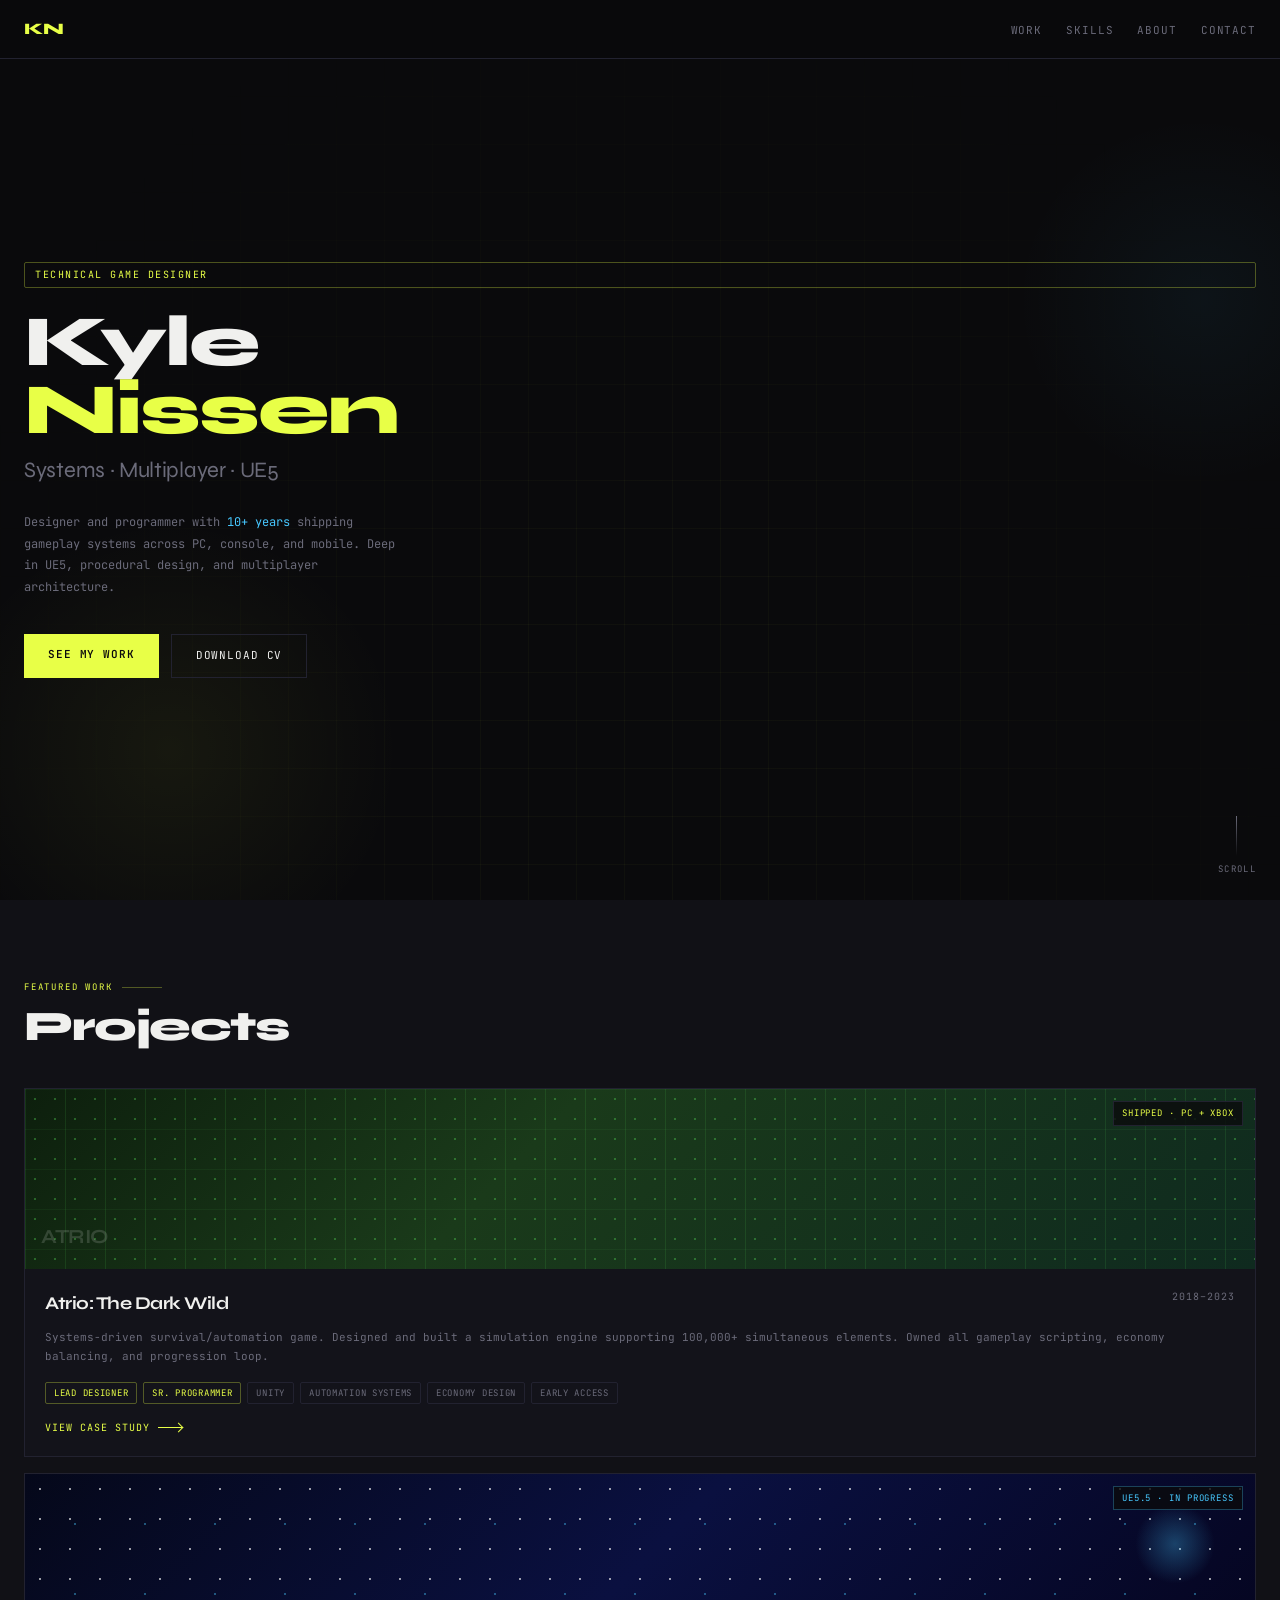
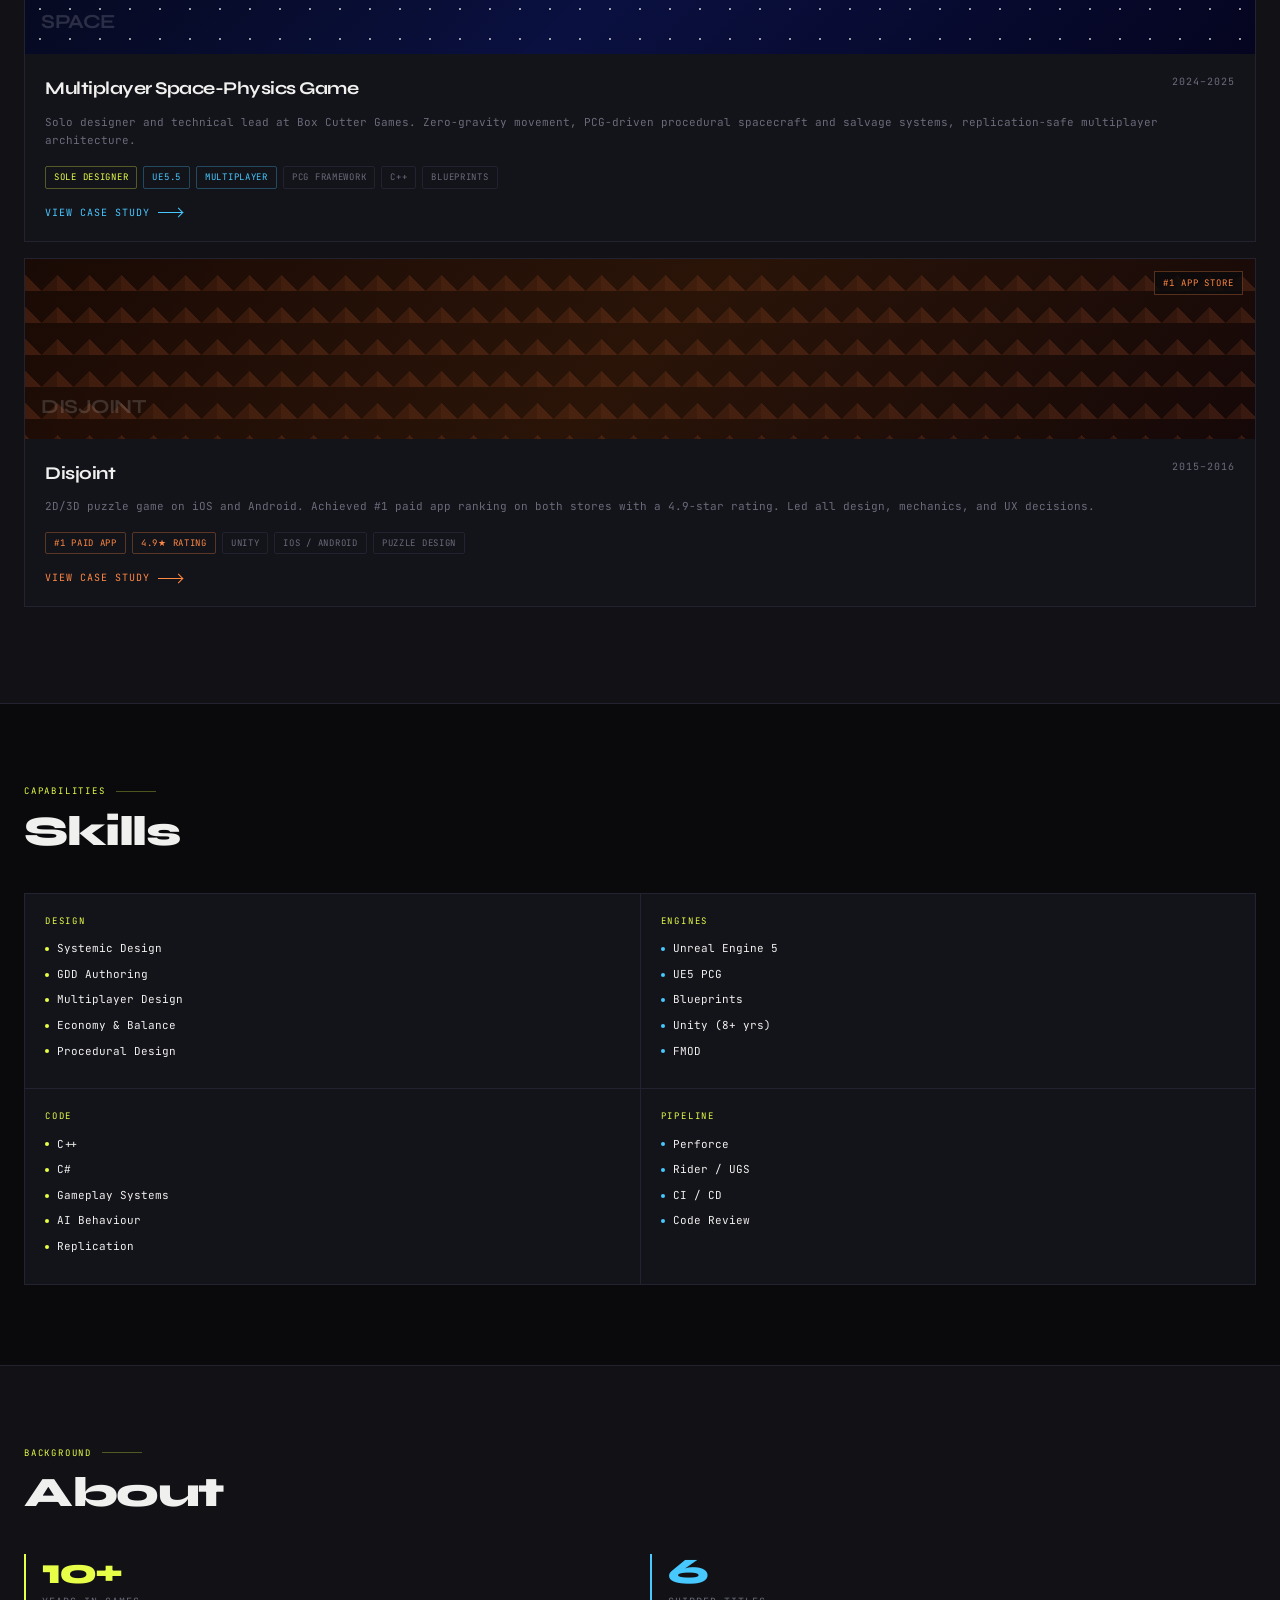
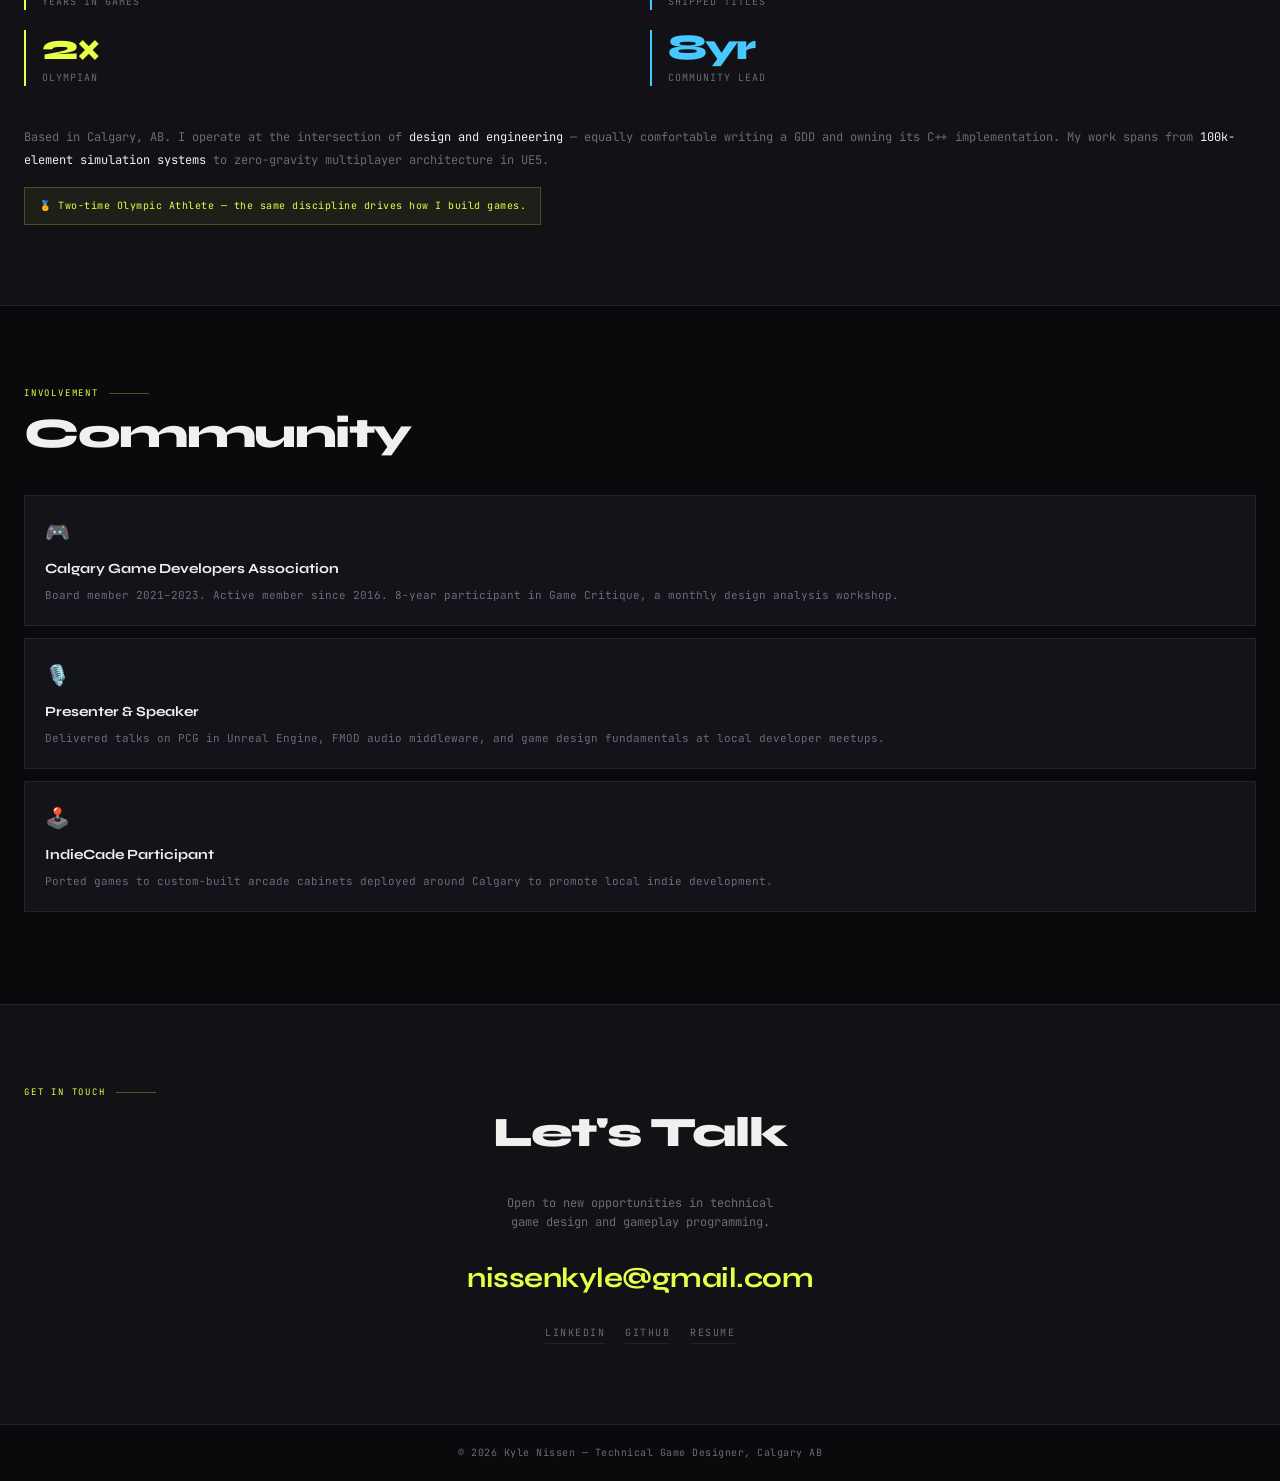
<file: index.html>
<!DOCTYPE html>
<html lang="en">
<head>
  <meta charset="UTF-8">
  <meta name="viewport" content="width=device-width, initial-scale=1.0">
  <title>Kyle Nissen — Technical Game Designer</title>
  <link href="https://fonts.googleapis.com/css2?family=Syne:wght@400;700;800&family=JetBrains+Mono:wght@300;400;600&display=swap" rel="stylesheet">
  <link rel="stylesheet" href="css/style.css">
</head>
<body>

<!-- NAV -->
<nav>
  <a href="#" class="nav-logo">KN</a>
  <ul class="nav-links">
    <li><a href="#projects">Work</a></li>
    <li><a href="#skills">Skills</a></li>
    <li><a href="#about">About</a></li>
    <li><a href="#contact">Contact</a></li>
  </ul>
  <button class="nav-hamburger" aria-label="Toggle navigation">
    <span></span>
    <span></span>
    <span></span>
  </button>
</nav>

<!-- HERO -->
<section id="hero">
  <div class="hero-grid"></div>
  <div class="hero-glow"></div>
  <div class="hero-glow2"></div>

  <div class="hero-tag">Technical Game Designer</div>
  <h1 class="hero-name">Kyle<br><span>Nissen</span></h1>
  <p class="hero-title">Systems · Multiplayer · UE5</p>
  <p class="hero-bio">
    Designer and programmer with <strong>10+ years</strong> shipping gameplay systems across PC, console, and mobile. Deep in UE5, procedural design, and multiplayer architecture.
  </p>
  <div class="hero-ctas">
    <a href="#projects" class="btn-primary">See My Work</a>
    <a href="assets/resume.pdf" class="btn-secondary" target="_blank" rel="noopener">Download CV</a>
  </div>

  <div class="hero-scroll">
    <div class="hero-scroll-line"></div>
    scroll
  </div>
</section>

<!-- PROJECTS -->
<section id="projects">
  <div class="section-label">Featured Work</div>
  <h2 class="section-title">Projects</h2>

  <!-- Atrio -->
  <div class="project-card" data-href="cases/atrio.html">
    <div class="project-thumb project-thumb-atrio">
      <div class="atrio-lines"></div>
      <div class="atrio-dots"></div>
      <div class="thumb-label">ATRIO</div>
      <div class="project-thumb-badge">Shipped · PC + Xbox</div>
    </div>
    <div class="project-body">
      <div class="project-meta">
        <div class="project-name">Atrio: The Dark Wild</div>
        <div class="project-year">2018–2023</div>
      </div>
      <p class="project-desc">
        Systems-driven survival/automation game. Designed and built a simulation engine supporting 100,000+ simultaneous elements. Owned all gameplay scripting, economy balancing, and progression loop.
      </p>
      <div class="project-tags">
        <span class="tag tag-accent">Lead Designer</span>
        <span class="tag tag-accent">Sr. Programmer</span>
        <span class="tag">Unity</span>
        <span class="tag">Automation Systems</span>
        <span class="tag">Economy Design</span>
        <span class="tag">Early Access</span>
      </div>
      <div class="project-cta">
        View Case Study <span class="project-cta-arrow"></span>
      </div>
    </div>
  </div>

  <!-- Multiplayer Space-Physics Game -->
  <div class="project-card" data-href="cases/space-game.html">
    <div class="project-thumb project-thumb-space">
      <div class="space-stars"></div>
      <div class="space-glow"></div>
      <div class="thumb-label">SPACE</div>
      <div class="project-thumb-badge project-thumb-badge-blue">UE5.5 · In Progress</div>
    </div>
    <div class="project-body">
      <div class="project-meta">
        <div class="project-name">Multiplayer Space-Physics Game</div>
        <div class="project-year">2024–2025</div>
      </div>
      <p class="project-desc">
        Solo designer and technical lead at Box Cutter Games. Zero-gravity movement, PCG-driven procedural spacecraft and salvage systems, replication-safe multiplayer architecture.
      </p>
      <div class="project-tags">
        <span class="tag tag-accent">Sole Designer</span>
        <span class="tag tag-blue">UE5.5</span>
        <span class="tag tag-blue">Multiplayer</span>
        <span class="tag">PCG Framework</span>
        <span class="tag">C++</span>
        <span class="tag">Blueprints</span>
      </div>
      <div class="project-cta project-cta-blue">
        View Case Study <span class="project-cta-arrow project-cta-arrow-blue"></span>
      </div>
    </div>
  </div>

  <!-- Disjoint -->
  <div class="project-card" data-href="cases/disjoint.html">
    <div class="project-thumb project-thumb-disjoint">
      <div class="disjoint-geo"></div>
      <div class="thumb-label">DISJOINT</div>
      <div class="project-thumb-badge project-thumb-badge-orange">#1 App Store</div>
    </div>
    <div class="project-body">
      <div class="project-meta">
        <div class="project-name">Disjoint</div>
        <div class="project-year">2015–2016</div>
      </div>
      <p class="project-desc">
        2D/3D puzzle game on iOS and Android. Achieved #1 paid app ranking on both stores with a 4.9-star rating. Led all design, mechanics, and UX decisions.
      </p>
      <div class="project-tags">
        <span class="tag tag-orange">#1 Paid App</span>
        <span class="tag tag-orange">4.9★ Rating</span>
        <span class="tag">Unity</span>
        <span class="tag">iOS / Android</span>
        <span class="tag">Puzzle Design</span>
      </div>
      <div class="project-cta project-cta-orange">
        View Case Study <span class="project-cta-arrow project-cta-arrow-orange"></span>
      </div>
    </div>
  </div>

</section>

<!-- SKILLS -->
<section id="skills">
  <div class="section-label">Capabilities</div>
  <h2 class="section-title">Skills</h2>
  <div class="skills-grid">
    <div class="skill-group">
      <div class="skill-group-title">Design</div>
      <div class="skill-item"><span class="skill-dot"></span>Systemic Design</div>
      <div class="skill-item"><span class="skill-dot"></span>GDD Authoring</div>
      <div class="skill-item"><span class="skill-dot"></span>Multiplayer Design</div>
      <div class="skill-item"><span class="skill-dot"></span>Economy &amp; Balance</div>
      <div class="skill-item"><span class="skill-dot"></span>Procedural Design</div>
    </div>
    <div class="skill-group">
      <div class="skill-group-title">Engines</div>
      <div class="skill-item"><span class="skill-dot skill-dot-blue"></span>Unreal Engine 5</div>
      <div class="skill-item"><span class="skill-dot skill-dot-blue"></span>UE5 PCG</div>
      <div class="skill-item"><span class="skill-dot skill-dot-blue"></span>Blueprints</div>
      <div class="skill-item"><span class="skill-dot skill-dot-blue"></span>Unity (8+ yrs)</div>
      <div class="skill-item"><span class="skill-dot skill-dot-blue"></span>FMOD</div>
    </div>
    <div class="skill-group">
      <div class="skill-group-title">Code</div>
      <div class="skill-item"><span class="skill-dot"></span>C++</div>
      <div class="skill-item"><span class="skill-dot"></span>C#</div>
      <div class="skill-item"><span class="skill-dot"></span>Gameplay Systems</div>
      <div class="skill-item"><span class="skill-dot"></span>AI Behaviour</div>
      <div class="skill-item"><span class="skill-dot"></span>Replication</div>
    </div>
    <div class="skill-group">
      <div class="skill-group-title">Pipeline</div>
      <div class="skill-item"><span class="skill-dot skill-dot-blue"></span>Perforce</div>
      <div class="skill-item"><span class="skill-dot skill-dot-blue"></span>Rider / UGS</div>
      <div class="skill-item"><span class="skill-dot skill-dot-blue"></span>CI / CD</div>
      <div class="skill-item"><span class="skill-dot skill-dot-blue"></span>Code Review</div>
    </div>
  </div>
</section>

<!-- ABOUT -->
<section id="about">
  <div class="section-label">Background</div>
  <h2 class="section-title">About</h2>
  <div class="about-layout">
    <div class="about-stats">
      <div class="about-stat">
        <div class="about-stat-num">10+</div>
        <div class="about-stat-label">Years in games</div>
      </div>
      <div class="about-stat about-stat-blue">
        <div class="about-stat-num about-stat-num-blue">6</div>
        <div class="about-stat-label">Shipped titles</div>
      </div>
      <div class="about-stat">
        <div class="about-stat-num">2×</div>
        <div class="about-stat-label">Olympian</div>
      </div>
      <div class="about-stat about-stat-blue">
        <div class="about-stat-num about-stat-num-blue">8yr</div>
        <div class="about-stat-label">Community lead</div>
      </div>
    </div>
    <div>
      <p class="about-text">
        Based in Calgary, AB. I operate at the intersection of <strong>design and engineering</strong> — equally comfortable writing a GDD and owning its C++ implementation. My work spans from <strong>100k-element simulation systems</strong> to zero-gravity multiplayer architecture in UE5.
      </p>
      <div class="olympic-badge">
        🏅 Two-time Olympic Athlete — the same discipline drives how I build games.
      </div>
    </div>
  </div>
</section>

<!-- COMMUNITY -->
<section id="community">
  <div class="section-label">Involvement</div>
  <h2 class="section-title">Community</h2>

  <div class="community-card">
    <div class="community-icon">🎮</div>
    <div class="community-title">Calgary Game Developers Association</div>
    <p class="community-desc">Board member 2021–2023. Active member since 2016. 8-year participant in Game Critique, a monthly design analysis workshop.</p>
  </div>

  <div class="community-card">
    <div class="community-icon">🎙️</div>
    <div class="community-title">Presenter &amp; Speaker</div>
    <p class="community-desc">Delivered talks on PCG in Unreal Engine, FMOD audio middleware, and game design fundamentals at local developer meetups.</p>
  </div>

  <div class="community-card">
    <div class="community-icon">🕹️</div>
    <div class="community-title">IndieCade Participant</div>
    <p class="community-desc">Ported games to custom-built arcade cabinets deployed around Calgary to promote local indie development.</p>
  </div>
</section>

<!-- CONTACT -->
<section id="contact">
  <div class="section-label">Get In Touch</div>
  <h2 class="section-title">Let's Talk</h2>
  <p class="contact-intro">
    Open to new opportunities in technical game design and gameplay programming.
  </p>
  <a href="mailto:nissenkyle@gmail.com" class="contact-email">nissenkyle@gmail.com</a>
  <div class="contact-links">
    <a href="https://www.linkedin.com/in/kyle-nissen-game-dev/" class="contact-link" target="_blank" rel="noopener">LinkedIn</a>
    <a href="https://github.com/knissen/" class="contact-link" target="_blank" rel="noopener">GitHub</a>
    <a href="assets/resume.pdf" class="contact-link" target="_blank" rel="noopener">Resume</a>
  </div>
</section>

<footer>
  © 2026 Kyle Nissen — Technical Game Designer, Calgary AB
</footer>

<script src="js/main.js"></script>
</body>
</html>
</file>
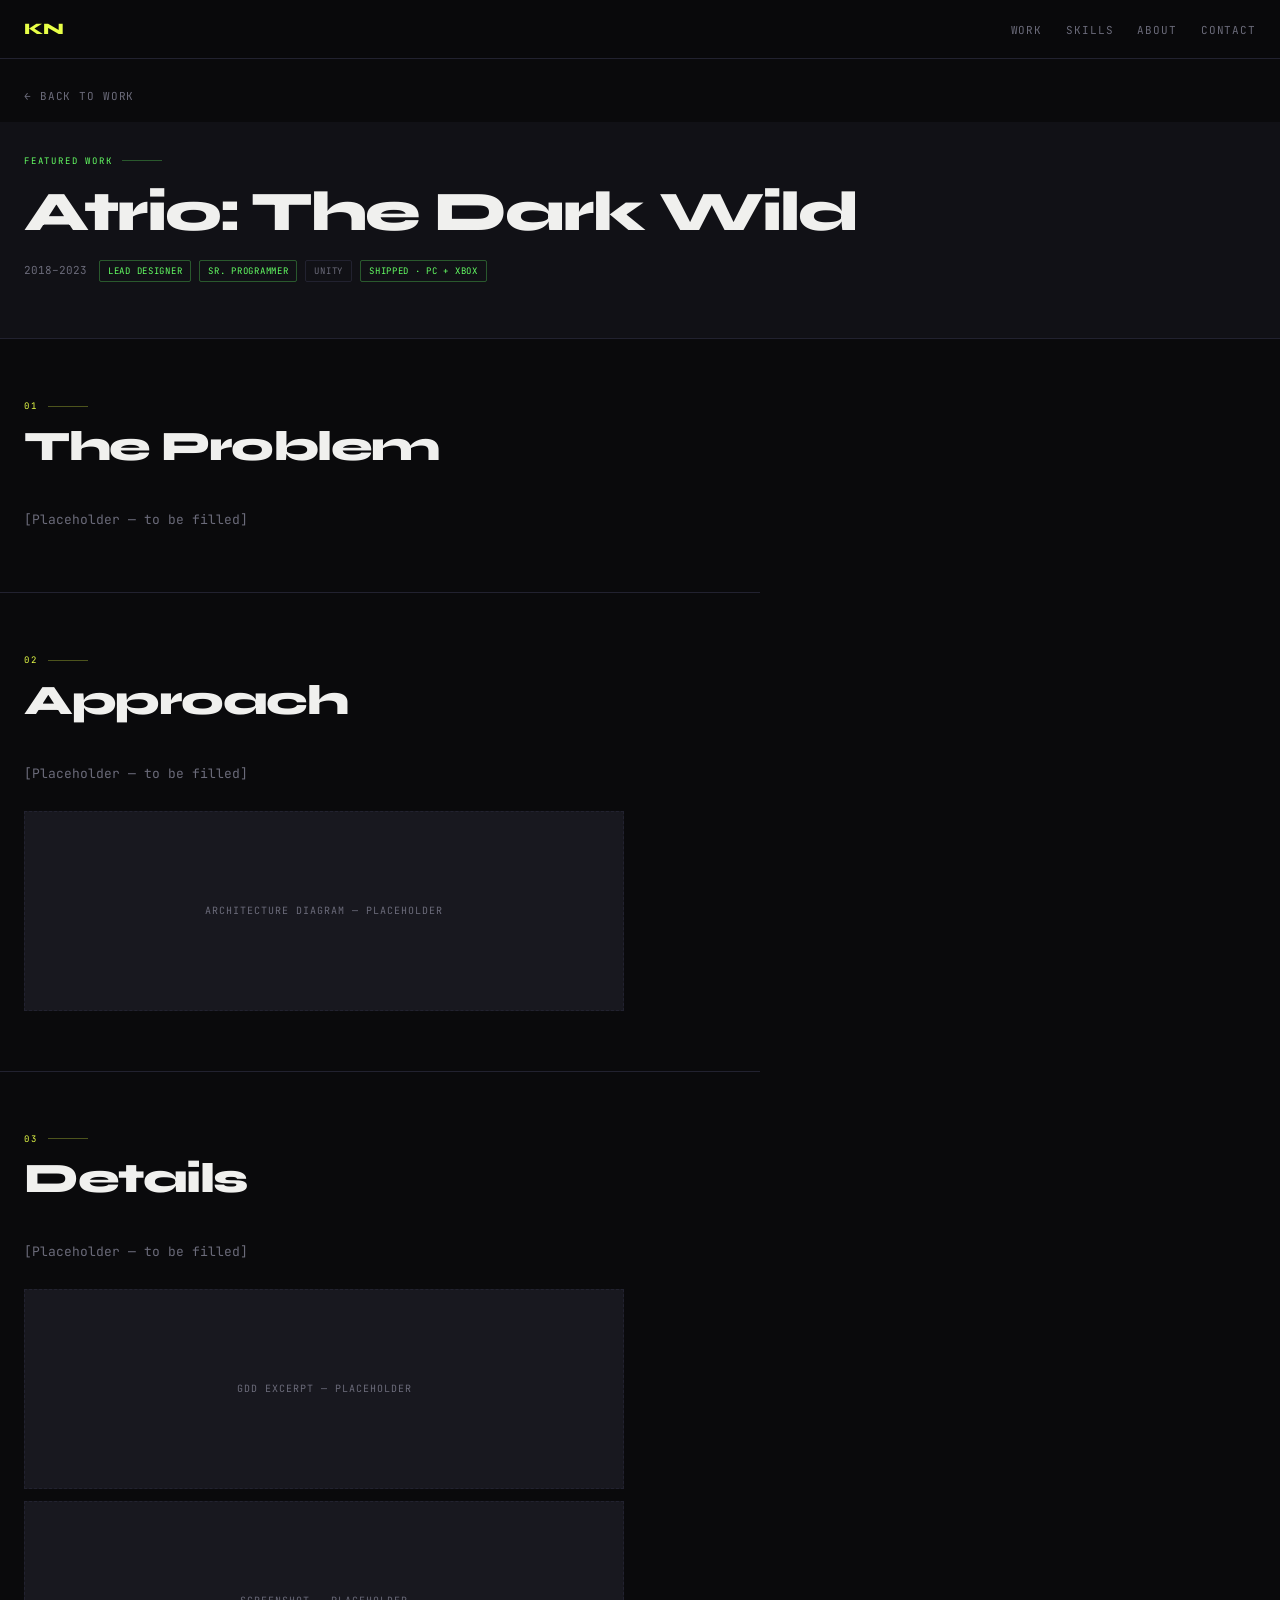
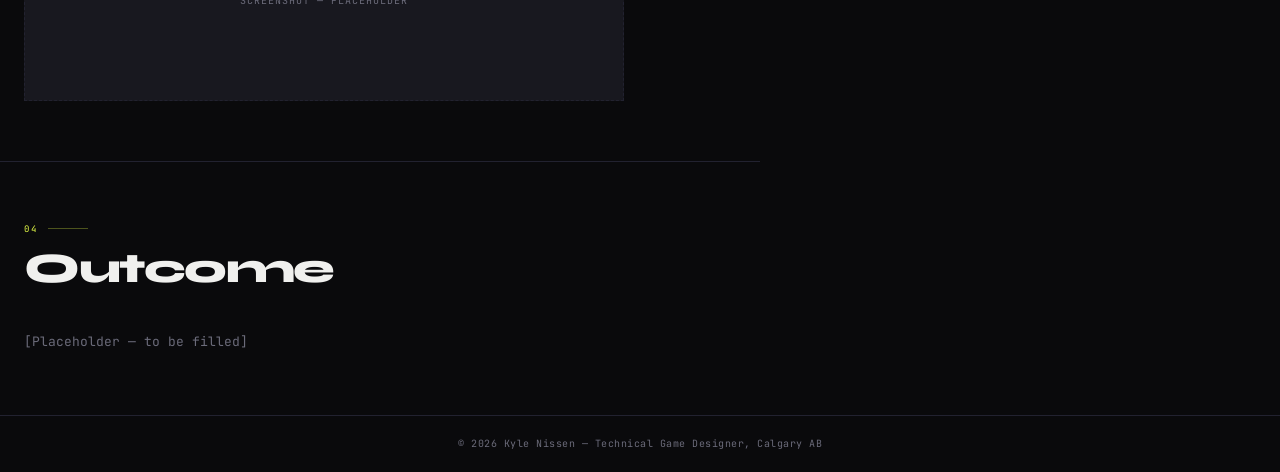
<file: cases/atrio.html>
<!DOCTYPE html>
<html lang="en">
<head>
  <meta charset="UTF-8">
  <meta name="viewport" content="width=device-width, initial-scale=1.0">
  <title>Atrio: The Dark Wild — Kyle Nissen</title>
  <link href="https://fonts.googleapis.com/css2?family=Syne:wght@400;700;800&family=JetBrains+Mono:wght@300;400;600&display=swap" rel="stylesheet">
  <link rel="stylesheet" href="../css/style.css">
  <style>
    :root {
      --case-accent: #64ff64;
      --case-accent-line: rgba(100,255,100,0.3);
    }
  </style>
</head>
<body>

<!-- NAV -->
<nav>
  <a href="../index.html" class="nav-logo">KN</a>
  <ul class="nav-links">
    <li><a href="../index.html#projects">Work</a></li>
    <li><a href="../index.html#skills">Skills</a></li>
    <li><a href="../index.html#about">About</a></li>
    <li><a href="../index.html#contact">Contact</a></li>
  </ul>
  <button class="nav-hamburger" aria-label="Toggle navigation">
    <span></span>
    <span></span>
    <span></span>
  </button>
</nav>

<!-- BACK -->
<div class="case-back-bar">
  <a href="../index.html#projects" class="case-back">← Back to Work</a>
</div>

<!-- HERO -->
<header class="case-hero">
  <div class="case-hero-label">Featured Work</div>
  <h1 class="case-hero-title">Atrio: The Dark Wild</h1>
  <div class="case-hero-meta">
    <span class="case-hero-year">2018–2023</span>
    <span class="tag" style="color:#64ff64; border-color:rgba(100,255,100,0.3);">Lead Designer</span>
    <span class="tag" style="color:#64ff64; border-color:rgba(100,255,100,0.3);">Sr. Programmer</span>
    <span class="tag">Unity</span>
    <span class="tag" style="color:#64ff64; border-color:rgba(100,255,100,0.3);">Shipped · PC + Xbox</span>
  </div>
</header>

<!-- CONTENT -->
<main class="case-content">

  <section class="case-section">
    <div class="section-label">01</div>
    <h2 class="section-title">The Problem</h2>
    <p class="case-text">[Placeholder — to be filled]</p>
  </section>

  <section class="case-section">
    <div class="section-label">02</div>
    <h2 class="section-title">Approach</h2>
    <p class="case-text">[Placeholder — to be filled]</p>
    <div class="case-placeholder-img">Architecture Diagram — Placeholder</div>
  </section>

  <section class="case-section">
    <div class="section-label">03</div>
    <h2 class="section-title">Details</h2>
    <p class="case-text">[Placeholder — to be filled]</p>
    <div class="case-placeholder-img">GDD Excerpt — Placeholder</div>
    <div class="case-placeholder-img" style="margin-top:12px;">Screenshot — Placeholder</div>
  </section>

  <section class="case-section">
    <div class="section-label">04</div>
    <h2 class="section-title">Outcome</h2>
    <p class="case-text">[Placeholder — to be filled]</p>
  </section>

</main>

<footer>
  © 2026 Kyle Nissen — Technical Game Designer, Calgary AB
</footer>

<script src="../js/main.js"></script>
</body>
</html>
</file>
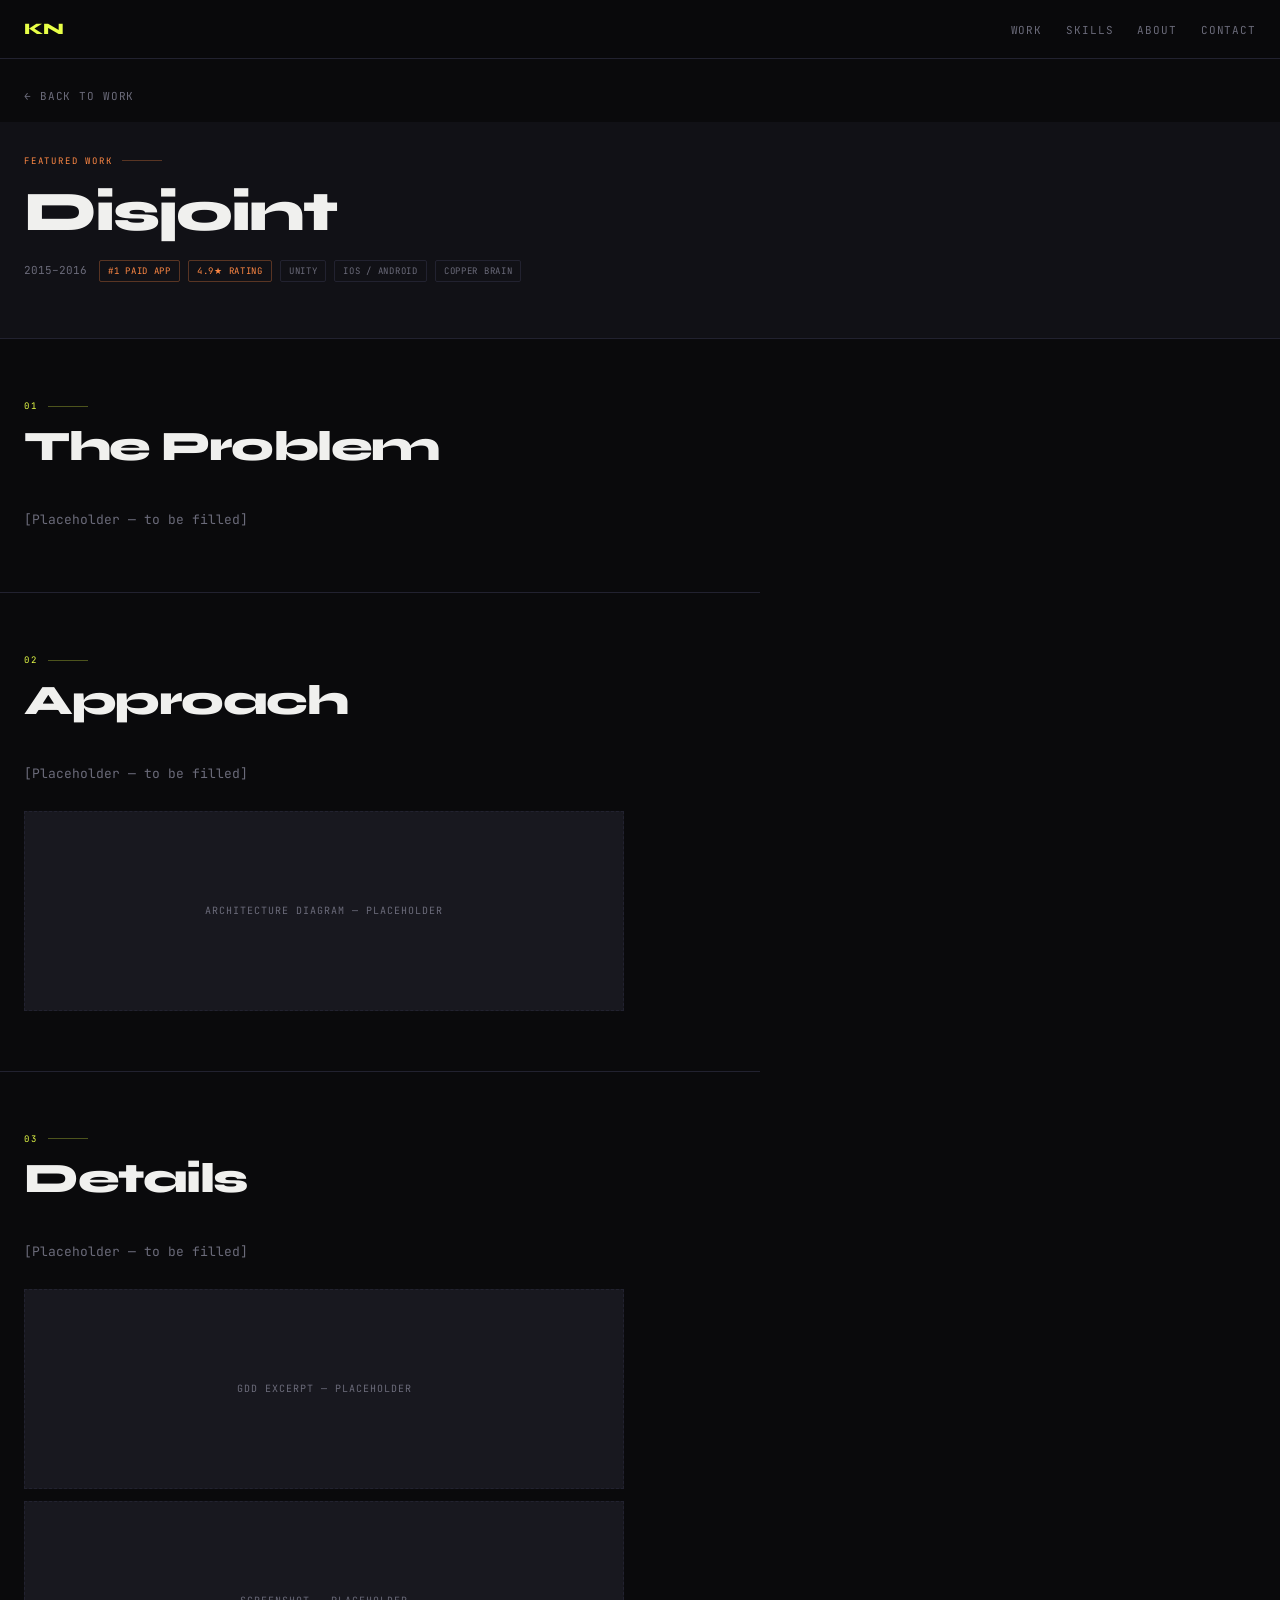
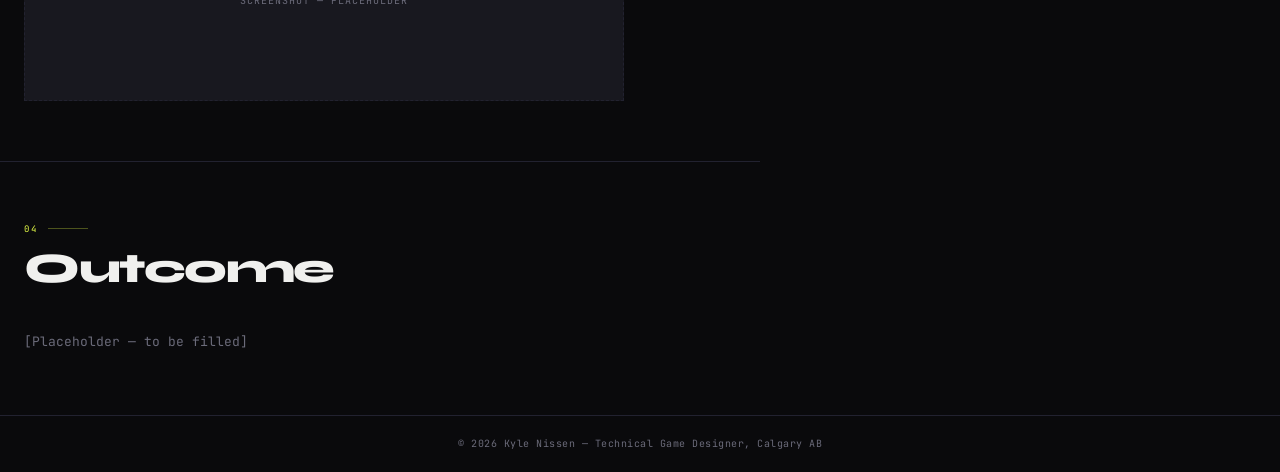
<file: cases/disjoint.html>
<!DOCTYPE html>
<html lang="en">
<head>
  <meta charset="UTF-8">
  <meta name="viewport" content="width=device-width, initial-scale=1.0">
  <title>Disjoint — Kyle Nissen</title>
  <link href="https://fonts.googleapis.com/css2?family=Syne:wght@400;700;800&family=JetBrains+Mono:wght@300;400;600&display=swap" rel="stylesheet">
  <link rel="stylesheet" href="../css/style.css">
  <style>
    :root {
      --case-accent: #ff8844;
      --case-accent-line: rgba(255,136,68,0.3);
    }
  </style>
</head>
<body>

<!-- NAV -->
<nav>
  <a href="../index.html" class="nav-logo">KN</a>
  <ul class="nav-links">
    <li><a href="../index.html#projects">Work</a></li>
    <li><a href="../index.html#skills">Skills</a></li>
    <li><a href="../index.html#about">About</a></li>
    <li><a href="../index.html#contact">Contact</a></li>
  </ul>
  <button class="nav-hamburger" aria-label="Toggle navigation">
    <span></span>
    <span></span>
    <span></span>
  </button>
</nav>

<!-- BACK -->
<div class="case-back-bar">
  <a href="../index.html#projects" class="case-back">← Back to Work</a>
</div>

<!-- HERO -->
<header class="case-hero">
  <div class="case-hero-label">Featured Work</div>
  <h1 class="case-hero-title">Disjoint</h1>
  <div class="case-hero-meta">
    <span class="case-hero-year">2015–2016</span>
    <span class="tag tag-orange">#1 Paid App</span>
    <span class="tag tag-orange">4.9★ Rating</span>
    <span class="tag">Unity</span>
    <span class="tag">iOS / Android</span>
    <span class="tag">Copper Brain</span>
  </div>
</header>

<!-- CONTENT -->
<main class="case-content">

  <section class="case-section">
    <div class="section-label">01</div>
    <h2 class="section-title">The Problem</h2>
    <p class="case-text">[Placeholder — to be filled]</p>
  </section>

  <section class="case-section">
    <div class="section-label">02</div>
    <h2 class="section-title">Approach</h2>
    <p class="case-text">[Placeholder — to be filled]</p>
    <div class="case-placeholder-img">Architecture Diagram — Placeholder</div>
  </section>

  <section class="case-section">
    <div class="section-label">03</div>
    <h2 class="section-title">Details</h2>
    <p class="case-text">[Placeholder — to be filled]</p>
    <div class="case-placeholder-img">GDD Excerpt — Placeholder</div>
    <div class="case-placeholder-img" style="margin-top:12px;">Screenshot — Placeholder</div>
  </section>

  <section class="case-section">
    <div class="section-label">04</div>
    <h2 class="section-title">Outcome</h2>
    <p class="case-text">[Placeholder — to be filled]</p>
  </section>

</main>

<footer>
  © 2026 Kyle Nissen — Technical Game Designer, Calgary AB
</footer>

<script src="../js/main.js"></script>
</body>
</html>
</file>
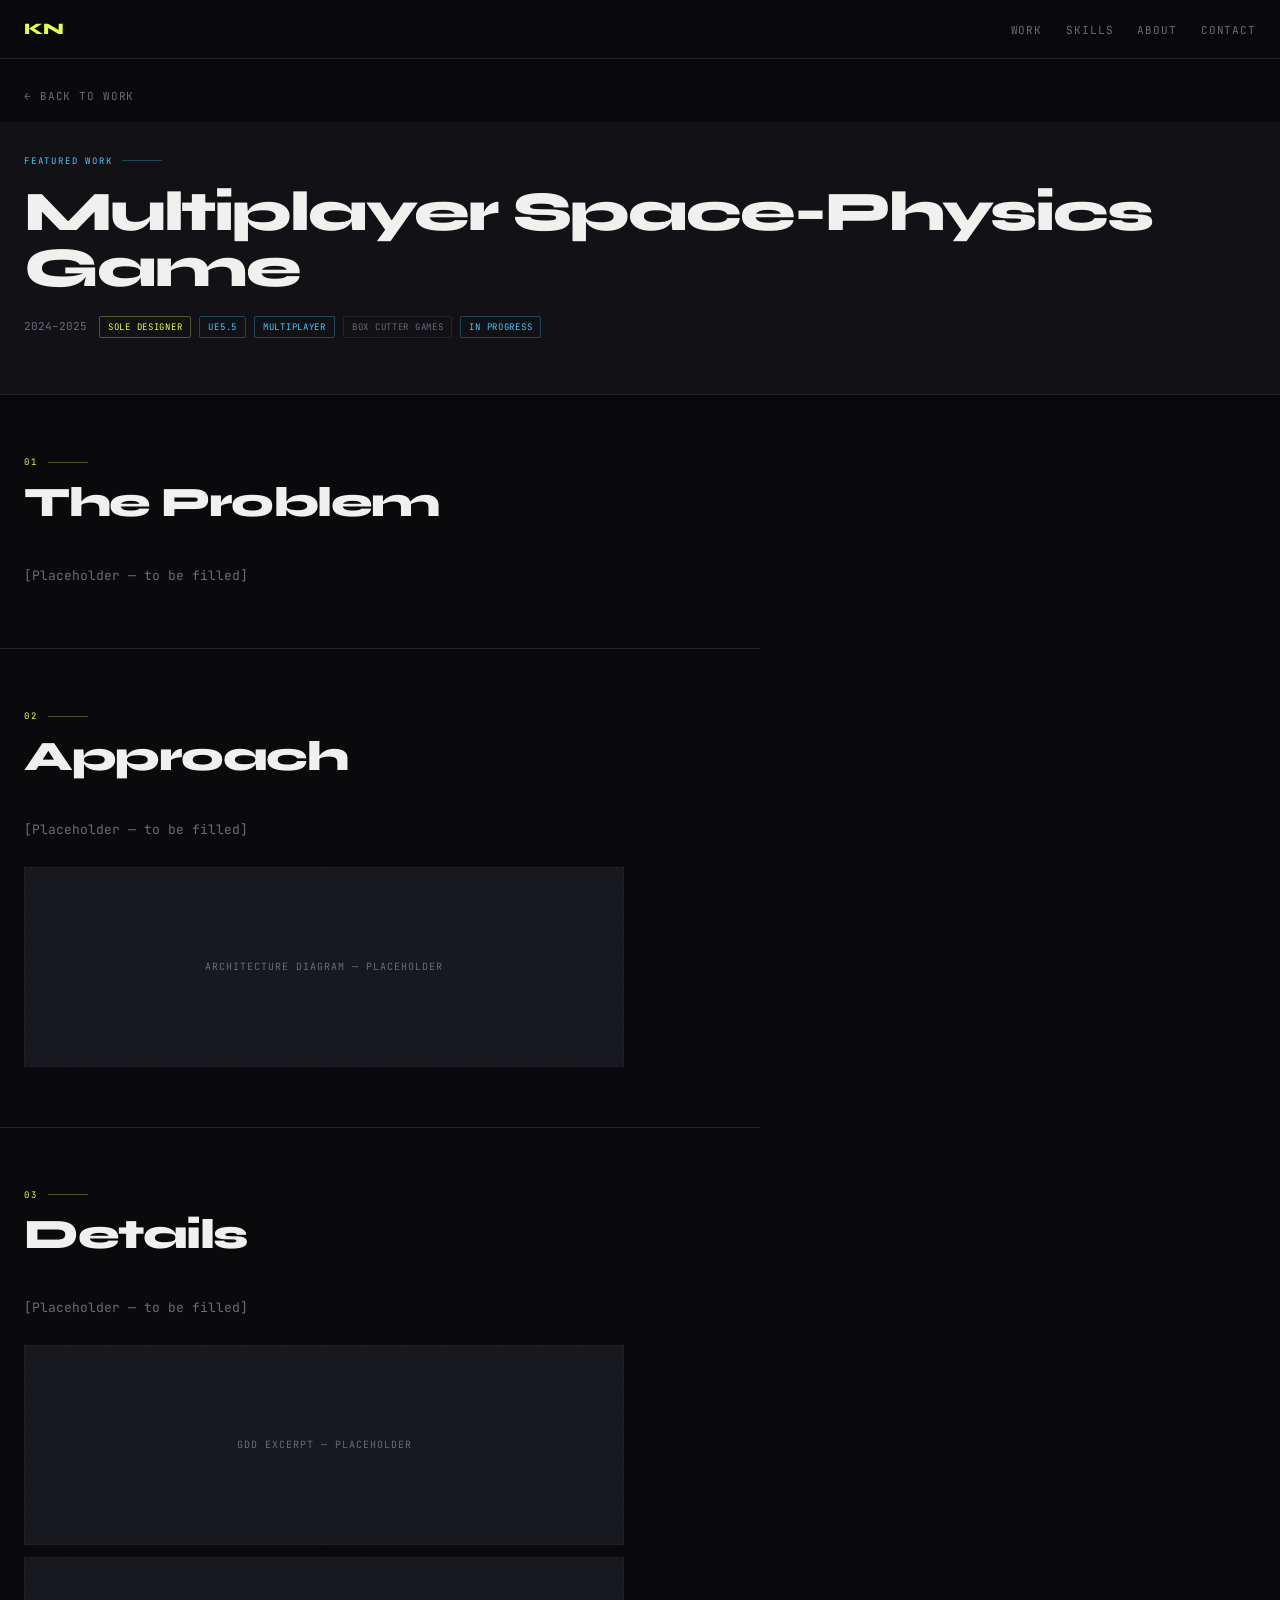
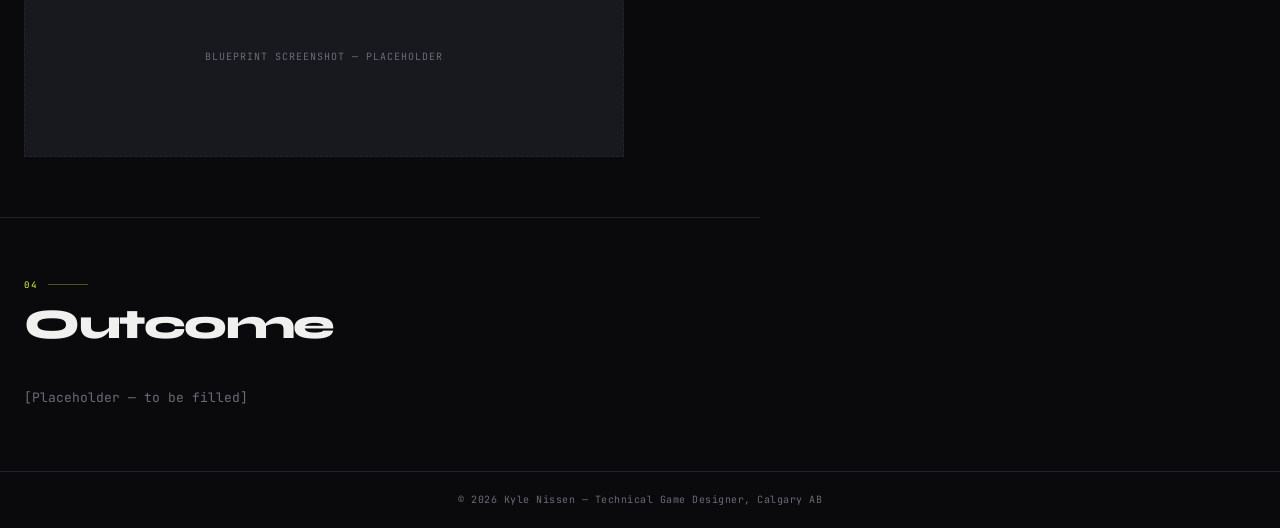
<file: cases/space-game.html>
<!DOCTYPE html>
<html lang="en">
<head>
  <meta charset="UTF-8">
  <meta name="viewport" content="width=device-width, initial-scale=1.0">
  <title>Multiplayer Space-Physics Game — Kyle Nissen</title>
  <link href="https://fonts.googleapis.com/css2?family=Syne:wght@400;700;800&family=JetBrains+Mono:wght@300;400;600&display=swap" rel="stylesheet">
  <link rel="stylesheet" href="../css/style.css">
  <style>
    :root {
      --case-accent: #47c8ff;
      --case-accent-line: rgba(71,200,255,0.3);
    }
  </style>
</head>
<body>

<!-- NAV -->
<nav>
  <a href="../index.html" class="nav-logo">KN</a>
  <ul class="nav-links">
    <li><a href="../index.html#projects">Work</a></li>
    <li><a href="../index.html#skills">Skills</a></li>
    <li><a href="../index.html#about">About</a></li>
    <li><a href="../index.html#contact">Contact</a></li>
  </ul>
  <button class="nav-hamburger" aria-label="Toggle navigation">
    <span></span>
    <span></span>
    <span></span>
  </button>
</nav>

<!-- BACK -->
<div class="case-back-bar">
  <a href="../index.html#projects" class="case-back">← Back to Work</a>
</div>

<!-- HERO -->
<header class="case-hero">
  <div class="case-hero-label">Featured Work</div>
  <h1 class="case-hero-title">Multiplayer Space-Physics Game</h1>
  <div class="case-hero-meta">
    <span class="case-hero-year">2024–2025</span>
    <span class="tag tag-accent">Sole Designer</span>
    <span class="tag tag-blue">UE5.5</span>
    <span class="tag tag-blue">Multiplayer</span>
    <span class="tag">Box Cutter Games</span>
    <span class="tag tag-blue">In Progress</span>
  </div>
</header>

<!-- CONTENT -->
<main class="case-content">

  <section class="case-section">
    <div class="section-label">01</div>
    <h2 class="section-title">The Problem</h2>
    <p class="case-text">[Placeholder — to be filled]</p>
  </section>

  <section class="case-section">
    <div class="section-label">02</div>
    <h2 class="section-title">Approach</h2>
    <p class="case-text">[Placeholder — to be filled]</p>
    <div class="case-placeholder-img">Architecture Diagram — Placeholder</div>
  </section>

  <section class="case-section">
    <div class="section-label">03</div>
    <h2 class="section-title">Details</h2>
    <p class="case-text">[Placeholder — to be filled]</p>
    <div class="case-placeholder-img">GDD Excerpt — Placeholder</div>
    <div class="case-placeholder-img" style="margin-top:12px;">Blueprint Screenshot — Placeholder</div>
  </section>

  <section class="case-section">
    <div class="section-label">04</div>
    <h2 class="section-title">Outcome</h2>
    <p class="case-text">[Placeholder — to be filled]</p>
  </section>

</main>

<footer>
  © 2026 Kyle Nissen — Technical Game Designer, Calgary AB
</footer>

<script src="../js/main.js"></script>
</body>
</html>
</file>
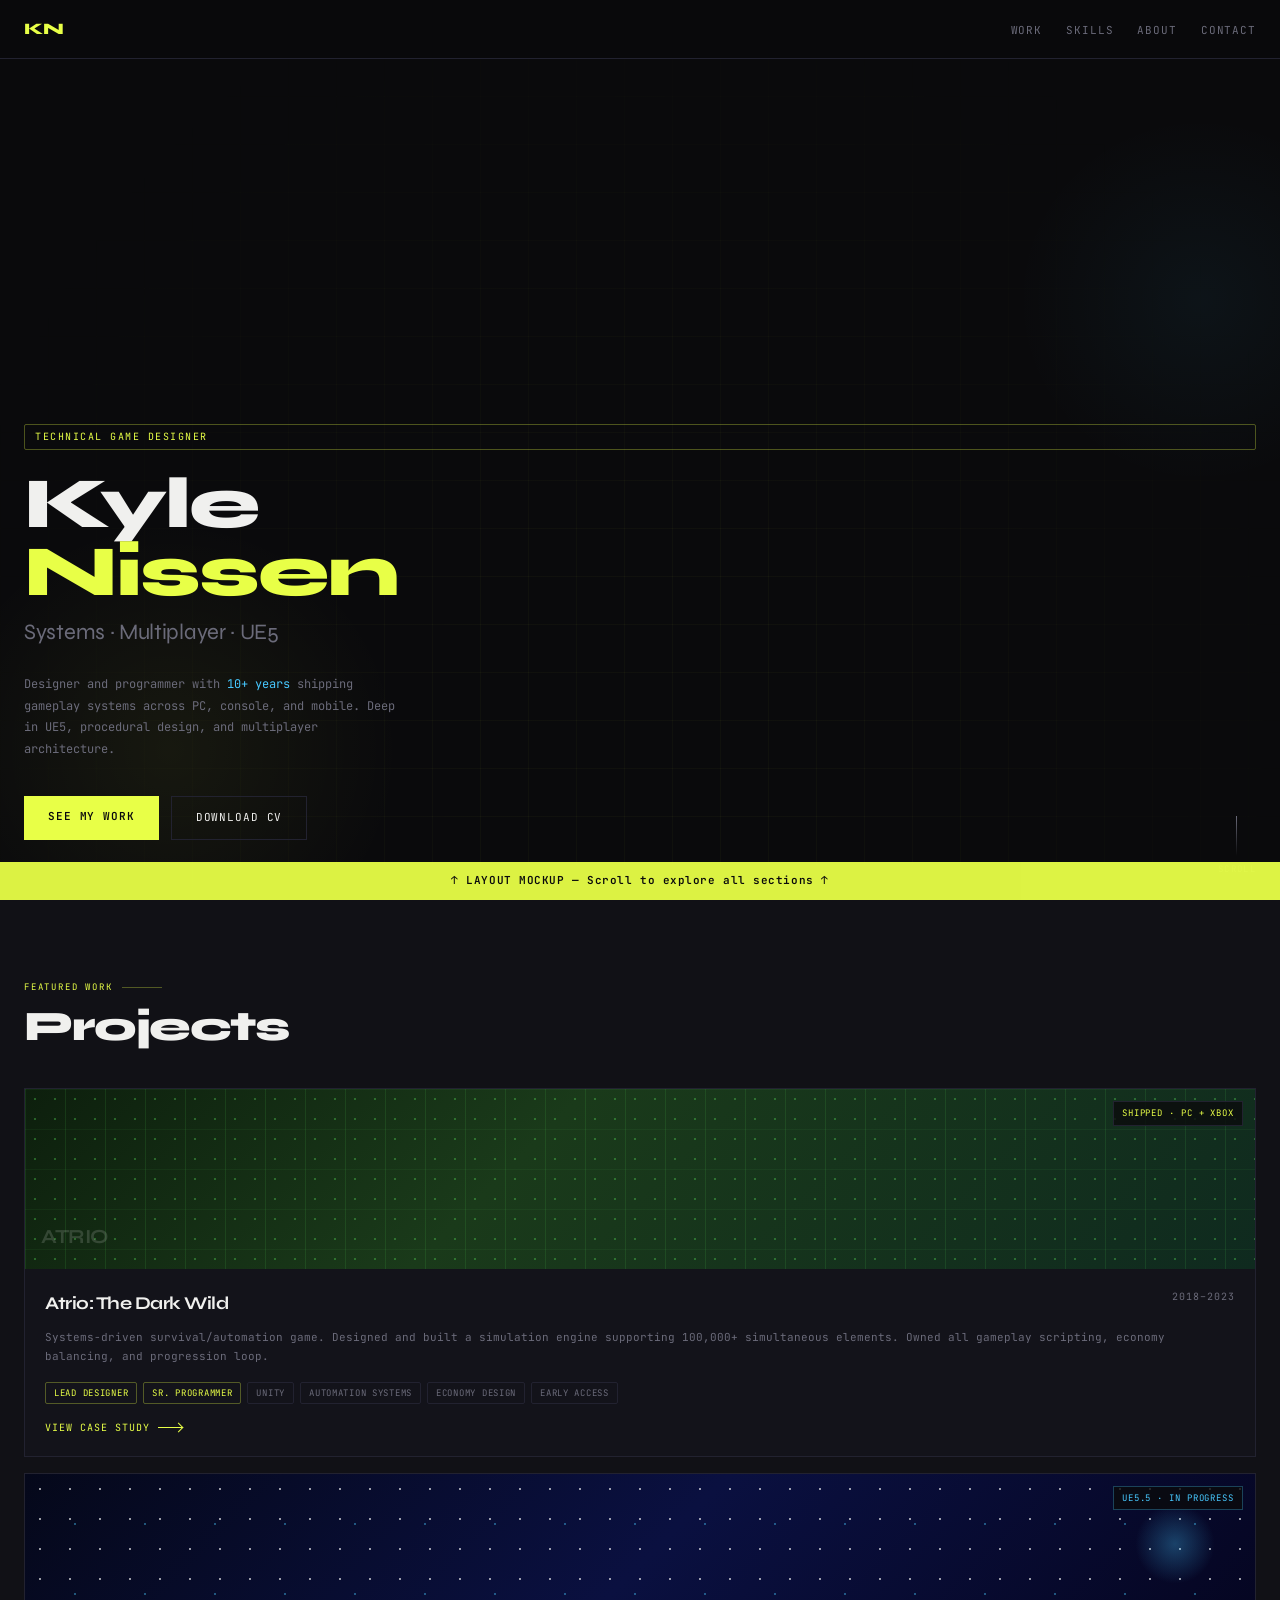
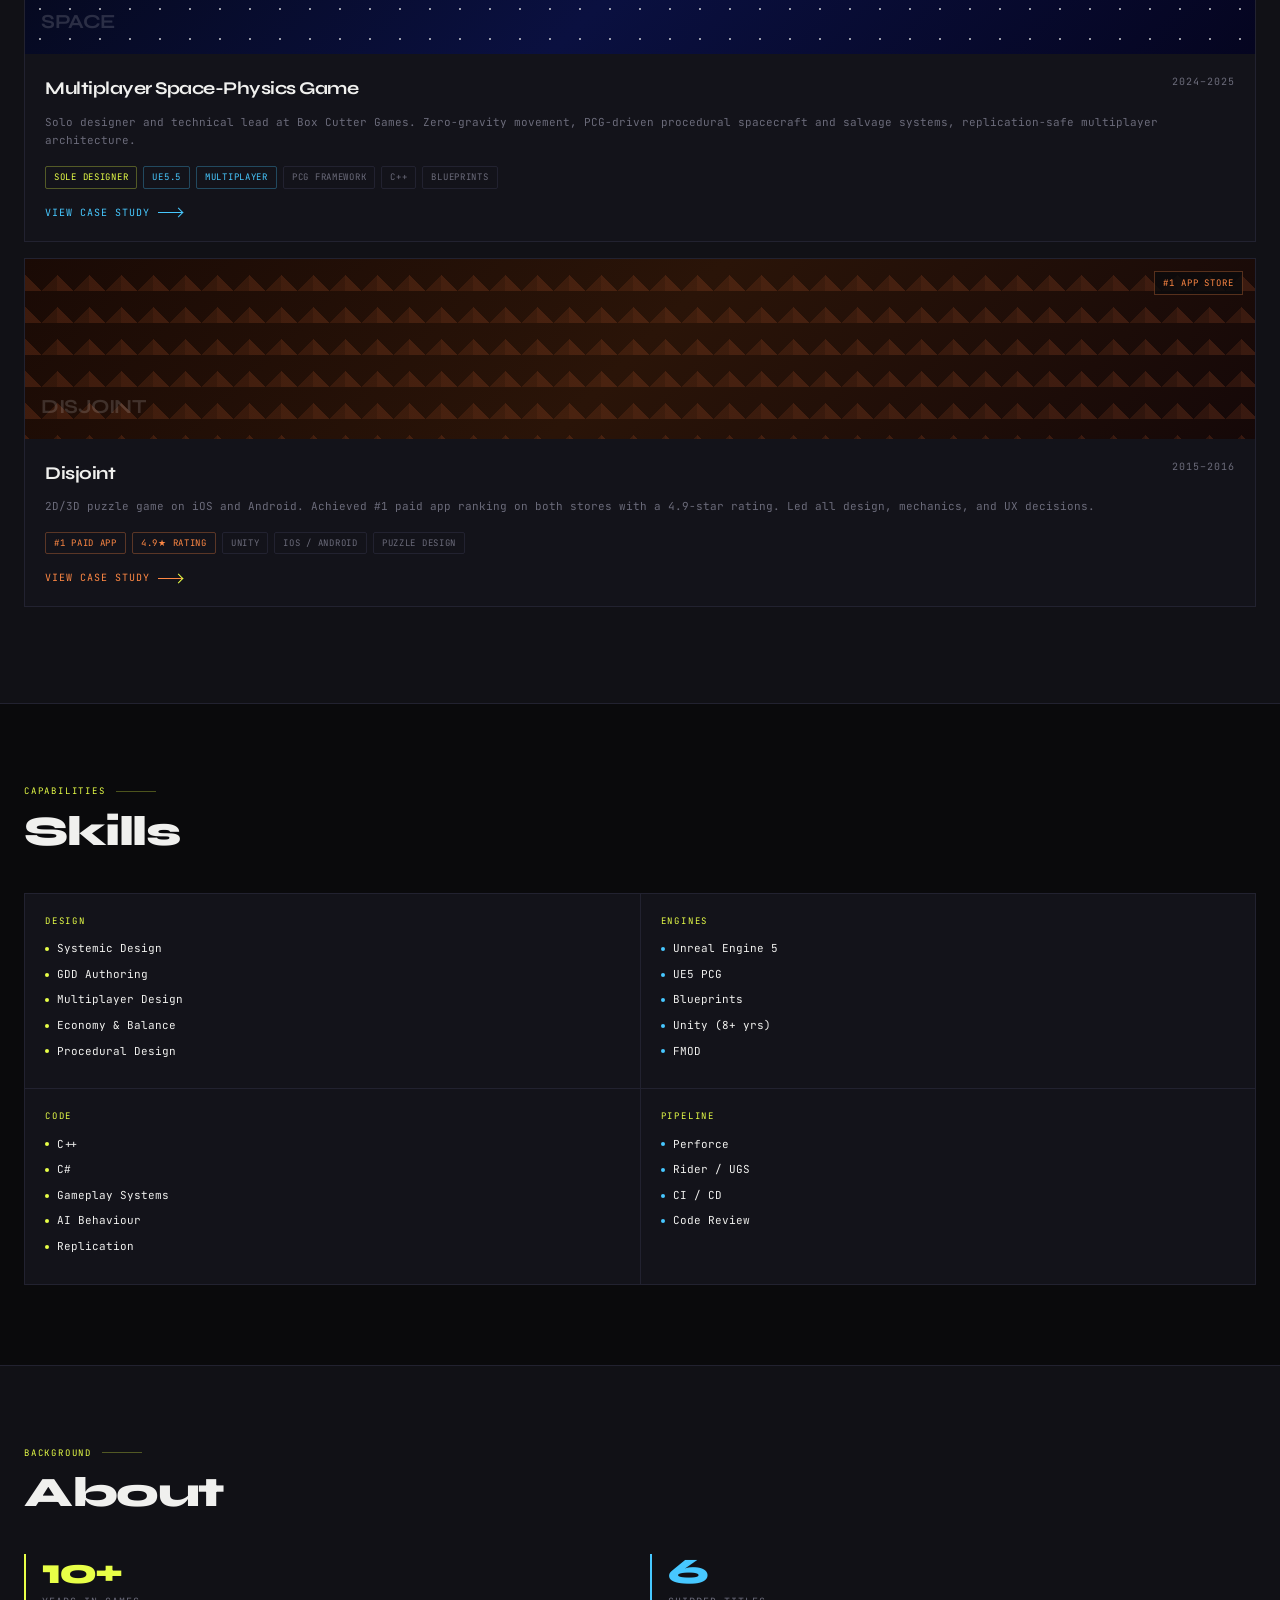
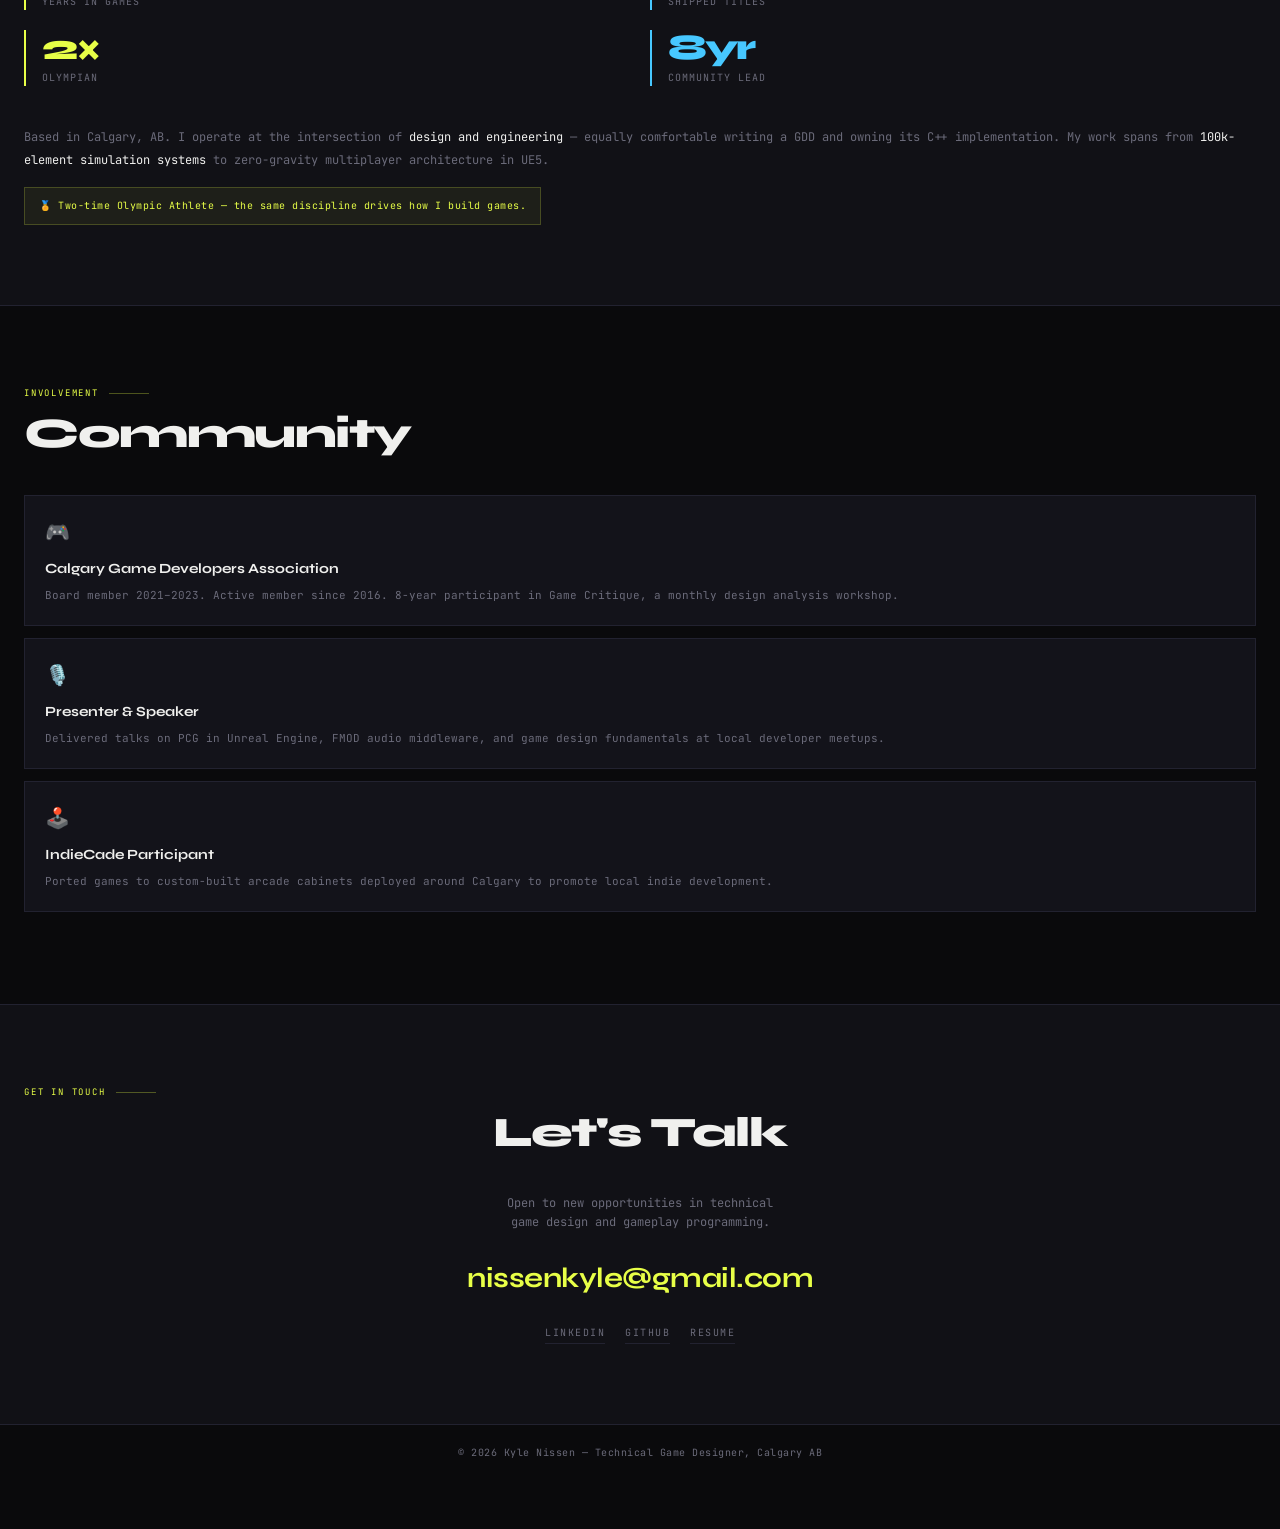
<file: mockups/kyle-portfolio-mockup.html>
<!DOCTYPE html>
<html lang="en">
<head>
<meta charset="UTF-8">
<meta name="viewport" content="width=device-width, initial-scale=1.0">
<title>Kyle Nissen — Portfolio Mockup</title>
<link href="https://fonts.googleapis.com/css2?family=Syne:wght@400;700;800&family=JetBrains+Mono:wght@300;400;600&display=swap" rel="stylesheet">
<style>
  :root {
    --bg: #0a0a0c;
    --surface: #111116;
    --surface2: #18181f;
    --accent: #e8ff47;
    --accent2: #47c8ff;
    --text: #f0f0ee;
    --muted: #6b6b7a;
    --border: #222230;
    --card: #13131a;
  }

  * { margin: 0; padding: 0; box-sizing: border-box; }

  html { scroll-behavior: smooth; }

  body {
    background: var(--bg);
    color: var(--text);
    font-family: 'JetBrains Mono', monospace;
    font-size: 14px;
    line-height: 1.6;
    overflow-x: hidden;
  }

  /* NAV */
  nav {
    position: fixed;
    top: 0; left: 0; right: 0;
    z-index: 100;
    display: flex;
    justify-content: space-between;
    align-items: center;
    padding: 16px 24px;
    background: rgba(10,10,12,0.85);
    backdrop-filter: blur(12px);
    border-bottom: 1px solid var(--border);
  }

  .nav-logo {
    font-family: 'Syne', sans-serif;
    font-weight: 800;
    font-size: 16px;
    letter-spacing: -0.5px;
    color: var(--accent);
  }

  .nav-links {
    display: flex;
    gap: 24px;
    list-style: none;
  }

  .nav-links a {
    color: var(--muted);
    text-decoration: none;
    font-size: 11px;
    letter-spacing: 0.08em;
    text-transform: uppercase;
    transition: color 0.2s;
  }

  .nav-links a:hover { color: var(--text); }

  /* HERO */
  #hero {
    min-height: 100vh;
    display: flex;
    flex-direction: column;
    justify-content: flex-end;
    padding: 100px 24px 60px;
    position: relative;
    overflow: hidden;
  }

  .hero-grid {
    position: absolute;
    inset: 0;
    background-image:
      linear-gradient(rgba(232,255,71,0.03) 1px, transparent 1px),
      linear-gradient(90deg, rgba(232,255,71,0.03) 1px, transparent 1px);
    background-size: 48px 48px;
    mask-image: radial-gradient(ellipse at 50% 80%, black 20%, transparent 80%);
  }

  .hero-glow {
    position: absolute;
    bottom: -100px;
    left: -80px;
    width: 500px;
    height: 500px;
    background: radial-gradient(circle, rgba(232,255,71,0.06) 0%, transparent 65%);
    pointer-events: none;
  }

  .hero-glow2 {
    position: absolute;
    top: 100px;
    right: -120px;
    width: 400px;
    height: 400px;
    background: radial-gradient(circle, rgba(71,200,255,0.05) 0%, transparent 65%);
    pointer-events: none;
  }

  .hero-tag {
    font-size: 10px;
    letter-spacing: 0.15em;
    text-transform: uppercase;
    color: var(--accent);
    border: 1px solid rgba(232,255,71,0.3);
    display: inline-block;
    padding: 4px 10px;
    border-radius: 2px;
    margin-bottom: 20px;
  }

  .hero-name {
    font-family: 'Syne', sans-serif;
    font-weight: 800;
    font-size: clamp(42px, 10vw, 72px);
    line-height: 0.95;
    letter-spacing: -2px;
    margin-bottom: 8px;
  }

  .hero-name span {
    color: var(--accent);
  }

  .hero-title {
    font-family: 'Syne', sans-serif;
    font-weight: 400;
    font-size: clamp(16px, 4vw, 22px);
    color: var(--muted);
    margin-bottom: 24px;
    letter-spacing: -0.3px;
  }

  .hero-bio {
    font-size: 12px;
    color: var(--muted);
    max-width: 380px;
    margin-bottom: 36px;
    line-height: 1.8;
  }

  .hero-bio strong { color: var(--accent2); font-weight: 400; }

  .hero-ctas {
    display: flex;
    gap: 12px;
    flex-wrap: wrap;
  }

  .btn-primary {
    background: var(--accent);
    color: #0a0a0c;
    padding: 12px 24px;
    font-family: 'JetBrains Mono', monospace;
    font-size: 11px;
    font-weight: 600;
    letter-spacing: 0.08em;
    text-transform: uppercase;
    border: none;
    cursor: pointer;
    text-decoration: none;
    display: inline-block;
    transition: background 0.2s, transform 0.1s;
  }

  .btn-primary:hover { background: #d4eb30; transform: translateY(-1px); }

  .btn-secondary {
    background: transparent;
    color: var(--text);
    padding: 12px 24px;
    font-family: 'JetBrains Mono', monospace;
    font-size: 11px;
    font-weight: 400;
    letter-spacing: 0.08em;
    text-transform: uppercase;
    border: 1px solid var(--border);
    cursor: pointer;
    text-decoration: none;
    display: inline-block;
    transition: border-color 0.2s, color 0.2s;
  }

  .btn-secondary:hover { border-color: var(--muted); color: var(--text); }

  .hero-scroll {
    position: absolute;
    bottom: 24px;
    right: 24px;
    display: flex;
    flex-direction: column;
    align-items: center;
    gap: 6px;
    color: var(--muted);
    font-size: 9px;
    letter-spacing: 0.15em;
    text-transform: uppercase;
  }

  .hero-scroll-line {
    width: 1px;
    height: 40px;
    background: linear-gradient(to bottom, var(--muted), transparent);
    animation: scrollPulse 2s ease-in-out infinite;
  }

  @keyframes scrollPulse {
    0%, 100% { opacity: 0.3; }
    50% { opacity: 1; }
  }

  /* SECTION COMMON */
  section {
    padding: 80px 24px;
    position: relative;
  }

  .section-label {
    font-size: 9px;
    letter-spacing: 0.2em;
    text-transform: uppercase;
    color: var(--accent);
    margin-bottom: 12px;
    display: flex;
    align-items: center;
    gap: 10px;
  }

  .section-label::after {
    content: '';
    display: block;
    height: 1px;
    width: 40px;
    background: rgba(232,255,71,0.3);
  }

  .section-title {
    font-family: 'Syne', sans-serif;
    font-weight: 800;
    font-size: clamp(28px, 6vw, 42px);
    letter-spacing: -1.5px;
    line-height: 1;
    margin-bottom: 40px;
  }

  /* PROJECTS */
  #projects { background: var(--surface); }

  .project-card {
    background: var(--card);
    border: 1px solid var(--border);
    margin-bottom: 16px;
    overflow: hidden;
    transition: border-color 0.2s;
    cursor: pointer;
  }

  .project-card:hover { border-color: rgba(232,255,71,0.3); }

  .project-thumb {
    height: 180px;
    position: relative;
    overflow: hidden;
  }

  .project-thumb-atrio {
    background: linear-gradient(135deg, #0d1f0d 0%, #1a3a1a 40%, #0f2a1f 100%);
  }

  .project-thumb-space {
    background: linear-gradient(135deg, #05081a 0%, #0a1040 50%, #050520 100%);
  }

  .project-thumb-disjoint {
    background: linear-gradient(135deg, #1a0a05 0%, #2a1408 50%, #150808 100%);
  }

  .thumb-pattern {
    position: absolute;
    inset: 0;
    opacity: 0.4;
  }

  /* Atrio pattern - circuit/automation */
  .atrio-dots {
    position: absolute;
    inset: 0;
    background-image: radial-gradient(circle, rgba(100,255,100,0.3) 1px, transparent 1px);
    background-size: 20px 20px;
  }

  .atrio-lines {
    position: absolute;
    inset: 0;
    background-image:
      linear-gradient(90deg, rgba(100,255,100,0.1) 1px, transparent 1px),
      linear-gradient(rgba(100,255,100,0.05) 1px, transparent 1px);
    background-size: 40px 40px;
  }

  .thumb-label {
    position: absolute;
    bottom: 16px;
    left: 16px;
    font-family: 'Syne', sans-serif;
    font-weight: 700;
    font-size: 20px;
    color: rgba(255,255,255,0.15);
    letter-spacing: -0.5px;
  }

  /* Space pattern */
  .space-stars {
    position: absolute;
    inset: 0;
    background-image:
      radial-gradient(circle, rgba(255,255,255,0.6) 1px, transparent 1px),
      radial-gradient(circle, rgba(71,200,255,0.4) 1px, transparent 1px);
    background-size: 30px 30px, 70px 70px;
    background-position: 0 0, 15px 15px;
  }

  .space-glow {
    position: absolute;
    top: 30px;
    right: 40px;
    width: 80px;
    height: 80px;
    background: radial-gradient(circle, rgba(71,200,255,0.3) 0%, transparent 70%);
    border-radius: 50%;
  }

  /* Disjoint pattern */
  .disjoint-geo {
    position: absolute;
    inset: 0;
    background-image:
      linear-gradient(45deg, rgba(255,120,60,0.15) 25%, transparent 25%),
      linear-gradient(-45deg, rgba(255,120,60,0.1) 25%, transparent 25%);
    background-size: 32px 32px;
  }

  .project-thumb-badge {
    position: absolute;
    top: 12px;
    right: 12px;
    background: rgba(10,10,12,0.8);
    border: 1px solid var(--border);
    padding: 4px 8px;
    font-size: 9px;
    letter-spacing: 0.1em;
    text-transform: uppercase;
    color: var(--accent);
  }

  .project-body {
    padding: 20px;
  }

  .project-meta {
    display: flex;
    justify-content: space-between;
    align-items: flex-start;
    margin-bottom: 10px;
  }

  .project-name {
    font-family: 'Syne', sans-serif;
    font-weight: 700;
    font-size: 18px;
    letter-spacing: -0.5px;
  }

  .project-year {
    font-size: 10px;
    color: var(--muted);
    letter-spacing: 0.1em;
  }

  .project-desc {
    font-size: 11px;
    color: var(--muted);
    line-height: 1.7;
    margin-bottom: 16px;
  }

  .project-tags {
    display: flex;
    flex-wrap: wrap;
    gap: 6px;
  }

  .tag {
    font-size: 9px;
    letter-spacing: 0.08em;
    text-transform: uppercase;
    padding: 3px 8px;
    border: 1px solid var(--border);
    color: var(--muted);
    border-radius: 2px;
  }

  .tag-accent { border-color: rgba(232,255,71,0.3); color: var(--accent); }
  .tag-blue { border-color: rgba(71,200,255,0.3); color: var(--accent2); }

  .project-cta {
    margin-top: 16px;
    display: flex;
    align-items: center;
    gap: 8px;
    font-size: 10px;
    letter-spacing: 0.1em;
    text-transform: uppercase;
    color: var(--accent);
  }

  .project-cta-arrow {
    display: inline-block;
    width: 24px;
    height: 1px;
    background: var(--accent);
    position: relative;
  }

  .project-cta-arrow::after {
    content: '';
    position: absolute;
    right: 0;
    top: -3px;
    width: 6px;
    height: 6px;
    border-top: 1px solid var(--accent);
    border-right: 1px solid var(--accent);
    transform: rotate(45deg);
  }

  /* SKILLS */
  #skills {
    background: var(--bg);
    border-top: 1px solid var(--border);
  }

  .skills-grid {
    display: grid;
    grid-template-columns: 1fr 1fr;
    gap: 1px;
    background: var(--border);
    border: 1px solid var(--border);
  }

  .skill-group {
    background: var(--card);
    padding: 20px;
  }

  .skill-group-title {
    font-size: 9px;
    letter-spacing: 0.2em;
    text-transform: uppercase;
    color: var(--accent);
    margin-bottom: 12px;
  }

  .skill-item {
    display: flex;
    align-items: center;
    gap: 8px;
    margin-bottom: 8px;
    font-size: 11px;
    color: var(--text);
  }

  .skill-dot {
    width: 4px;
    height: 4px;
    background: var(--accent);
    border-radius: 50%;
    flex-shrink: 0;
  }

  .skill-dot-blue { background: var(--accent2); }

  /* ABOUT */
  #about {
    background: var(--surface);
    border-top: 1px solid var(--border);
  }

  .about-layout {
    display: flex;
    flex-direction: column;
    gap: 32px;
  }

  .about-stat {
    border-left: 2px solid var(--accent);
    padding-left: 16px;
  }

  .about-stat-num {
    font-family: 'Syne', sans-serif;
    font-weight: 800;
    font-size: 36px;
    letter-spacing: -2px;
    color: var(--accent);
    line-height: 1;
  }

  .about-stat-label {
    font-size: 10px;
    color: var(--muted);
    letter-spacing: 0.1em;
    text-transform: uppercase;
    margin-top: 4px;
  }

  .about-stats {
    display: grid;
    grid-template-columns: 1fr 1fr;
    gap: 20px;
    margin-bottom: 8px;
  }

  .about-text {
    font-size: 12px;
    color: var(--muted);
    line-height: 1.9;
  }

  .about-text strong { color: var(--text); font-weight: 400; }

  .olympic-badge {
    display: inline-flex;
    align-items: center;
    gap: 8px;
    background: rgba(232,255,71,0.06);
    border: 1px solid rgba(232,255,71,0.2);
    padding: 10px 14px;
    margin-top: 16px;
    font-size: 10px;
    letter-spacing: 0.05em;
    color: var(--accent);
  }

  /* COMMUNITY */
  #community {
    background: var(--bg);
    border-top: 1px solid var(--border);
  }

  .community-card {
    background: var(--card);
    border: 1px solid var(--border);
    padding: 20px;
    margin-bottom: 12px;
  }

  .community-icon {
    font-size: 20px;
    margin-bottom: 10px;
  }

  .community-title {
    font-family: 'Syne', sans-serif;
    font-weight: 700;
    font-size: 14px;
    margin-bottom: 6px;
  }

  .community-desc {
    font-size: 11px;
    color: var(--muted);
    line-height: 1.7;
  }

  /* CONTACT */
  #contact {
    background: var(--surface);
    border-top: 1px solid var(--border);
    text-align: center;
  }

  .contact-email {
    font-family: 'Syne', sans-serif;
    font-weight: 700;
    font-size: clamp(18px, 5vw, 28px);
    letter-spacing: -0.5px;
    color: var(--accent);
    margin: 24px 0;
    display: block;
    text-decoration: none;
  }

  .contact-links {
    display: flex;
    justify-content: center;
    gap: 20px;
    margin-top: 16px;
  }

  .contact-link {
    font-size: 10px;
    letter-spacing: 0.15em;
    text-transform: uppercase;
    color: var(--muted);
    text-decoration: none;
    border-bottom: 1px solid var(--border);
    padding-bottom: 2px;
    transition: color 0.2s, border-color 0.2s;
  }

  .contact-link:hover { color: var(--text); border-color: var(--muted); }

  footer {
    padding: 20px 24px;
    text-align: center;
    font-size: 10px;
    color: var(--muted);
    border-top: 1px solid var(--border);
    letter-spacing: 0.05em;
  }

  /* DIVIDER */
  .section-divider {
    height: 1px;
    background: linear-gradient(to right, transparent, var(--border), transparent);
    margin: 0 24px;
  }

  /* MOCKUP NOTICE */
  .mockup-banner {
    position: fixed;
    bottom: 0;
    left: 0;
    right: 0;
    background: rgba(232,255,71,0.95);
    color: #0a0a0c;
    text-align: center;
    padding: 10px;
    font-size: 11px;
    font-family: 'JetBrains Mono', monospace;
    font-weight: 600;
    letter-spacing: 0.05em;
    z-index: 200;
  }

  /* ANIMATIONS */
  @keyframes fadeUp {
    from { opacity: 0; transform: translateY(20px); }
    to { opacity: 1; transform: translateY(0); }
  }

  .hero-tag { animation: fadeUp 0.6s ease both; }
  .hero-name { animation: fadeUp 0.6s 0.1s ease both; }
  .hero-title { animation: fadeUp 0.6s 0.2s ease both; }
  .hero-bio { animation: fadeUp 0.6s 0.3s ease both; }
  .hero-ctas { animation: fadeUp 0.6s 0.4s ease both; }

</style>
</head>
<body>

<!-- MOCKUP BANNER -->
<div class="mockup-banner">↑ LAYOUT MOCKUP — Scroll to explore all sections ↑</div>

<!-- NAV -->
<nav>
  <div class="nav-logo">KN</div>
  <ul class="nav-links">
    <li><a href="#projects">Work</a></li>
    <li><a href="#skills">Skills</a></li>
    <li><a href="#about">About</a></li>
    <li><a href="#contact">Contact</a></li>
  </ul>
</nav>

<!-- HERO -->
<section id="hero">
  <div class="hero-grid"></div>
  <div class="hero-glow"></div>
  <div class="hero-glow2"></div>

  <div class="hero-tag">Technical Game Designer</div>
  <h1 class="hero-name">Kyle<br><span>Nissen</span></h1>
  <p class="hero-title">Systems · Multiplayer · UE5</p>
  <p class="hero-bio">
    Designer and programmer with <strong>10+ years</strong> shipping gameplay systems across PC, console, and mobile. Deep in UE5, procedural design, and multiplayer architecture.
  </p>
  <div class="hero-ctas">
    <a href="#projects" class="btn-primary">See My Work</a>
    <a href="#" class="btn-secondary">Download CV</a>
  </div>

  <div class="hero-scroll">
    <div class="hero-scroll-line"></div>
    scroll
  </div>
</section>

<!-- PROJECTS -->
<section id="projects">
  <div class="section-label">Featured Work</div>
  <h2 class="section-title">Projects</h2>

  <!-- Atrio -->
  <div class="project-card">
    <div class="project-thumb project-thumb-atrio">
      <div class="atrio-lines"></div>
      <div class="atrio-dots"></div>
      <div class="thumb-label">ATRIO</div>
      <div class="project-thumb-badge">Shipped · PC + Xbox</div>
    </div>
    <div class="project-body">
      <div class="project-meta">
        <div class="project-name">Atrio: The Dark Wild</div>
        <div class="project-year">2018–2023</div>
      </div>
      <p class="project-desc">
        Systems-driven survival/automation game. Designed and built a simulation engine supporting 100,000+ simultaneous elements. Owned all gameplay scripting, economy balancing, and progression loop.
      </p>
      <div class="project-tags">
        <span class="tag tag-accent">Lead Designer</span>
        <span class="tag tag-accent">Sr. Programmer</span>
        <span class="tag">Unity</span>
        <span class="tag">Automation Systems</span>
        <span class="tag">Economy Design</span>
        <span class="tag">Early Access</span>
      </div>
      <div class="project-cta">
        View Case Study <span class="project-cta-arrow"></span>
      </div>
    </div>
  </div>

  <!-- Box Cutter -->
  <div class="project-card">
    <div class="project-thumb project-thumb-space">
      <div class="space-stars"></div>
      <div class="space-glow"></div>
      <div class="thumb-label">SPACE</div>
      <div class="project-thumb-badge" style="color: var(--accent2); border-color: rgba(71,200,255,0.3);">UE5.5 · In Progress</div>
    </div>
    <div class="project-body">
      <div class="project-meta">
        <div class="project-name">Multiplayer Space-Physics Game</div>
        <div class="project-year">2024–2025</div>
      </div>
      <p class="project-desc">
        Solo designer and technical lead at Box Cutter Games. Zero-gravity movement, PCG-driven procedural spacecraft and salvage systems, replication-safe multiplayer architecture.
      </p>
      <div class="project-tags">
        <span class="tag tag-accent">Sole Designer</span>
        <span class="tag tag-blue">UE5.5</span>
        <span class="tag tag-blue">Multiplayer</span>
        <span class="tag">PCG Framework</span>
        <span class="tag">C++</span>
        <span class="tag">Blueprints</span>
      </div>
      <div class="project-cta" style="color: var(--accent2);">
        View Case Study <span class="project-cta-arrow" style="background: var(--accent2); --accent: var(--accent2);"></span>
      </div>
    </div>
  </div>

  <!-- Disjoint -->
  <div class="project-card">
    <div class="project-thumb project-thumb-disjoint">
      <div class="disjoint-geo"></div>
      <div class="thumb-label">DISJOINT</div>
      <div class="project-thumb-badge" style="color: #ff8844; border-color: rgba(255,136,68,0.3);">#1 App Store</div>
    </div>
    <div class="project-body">
      <div class="project-meta">
        <div class="project-name">Disjoint</div>
        <div class="project-year">2015–2016</div>
      </div>
      <p class="project-desc">
        2D/3D puzzle game on iOS and Android. Achieved #1 paid app ranking on both stores with a 4.9-star rating. Led all design, mechanics, and UX decisions.
      </p>
      <div class="project-tags">
        <span class="tag" style="color: #ff8844; border-color: rgba(255,136,68,0.3);">#1 Paid App</span>
        <span class="tag" style="color: #ff8844; border-color: rgba(255,136,68,0.3);">4.9★ Rating</span>
        <span class="tag">Unity</span>
        <span class="tag">iOS / Android</span>
        <span class="tag">Puzzle Design</span>
      </div>
      <div class="project-cta" style="color: #ff8844;">
        View Case Study <span class="project-cta-arrow" style="background: #ff8844;"></span>
      </div>
    </div>
  </div>

</section>

<!-- SKILLS -->
<section id="skills">
  <div class="section-label">Capabilities</div>
  <h2 class="section-title">Skills</h2>
  <div class="skills-grid">
    <div class="skill-group">
      <div class="skill-group-title">Design</div>
      <div class="skill-item"><span class="skill-dot"></span>Systemic Design</div>
      <div class="skill-item"><span class="skill-dot"></span>GDD Authoring</div>
      <div class="skill-item"><span class="skill-dot"></span>Multiplayer Design</div>
      <div class="skill-item"><span class="skill-dot"></span>Economy & Balance</div>
      <div class="skill-item"><span class="skill-dot"></span>Procedural Design</div>
    </div>
    <div class="skill-group">
      <div class="skill-group-title">Engines</div>
      <div class="skill-item"><span class="skill-dot skill-dot-blue"></span>Unreal Engine 5</div>
      <div class="skill-item"><span class="skill-dot skill-dot-blue"></span>UE5 PCG</div>
      <div class="skill-item"><span class="skill-dot skill-dot-blue"></span>Blueprints</div>
      <div class="skill-item"><span class="skill-dot skill-dot-blue"></span>Unity (8+ yrs)</div>
      <div class="skill-item"><span class="skill-dot skill-dot-blue"></span>FMOD</div>
    </div>
    <div class="skill-group">
      <div class="skill-group-title">Code</div>
      <div class="skill-item"><span class="skill-dot"></span>C++</div>
      <div class="skill-item"><span class="skill-dot"></span>C#</div>
      <div class="skill-item"><span class="skill-dot"></span>Gameplay Systems</div>
      <div class="skill-item"><span class="skill-dot"></span>AI Behaviour</div>
      <div class="skill-item"><span class="skill-dot"></span>Replication</div>
    </div>
    <div class="skill-group">
      <div class="skill-group-title">Pipeline</div>
      <div class="skill-item"><span class="skill-dot skill-dot-blue"></span>Perforce</div>
      <div class="skill-item"><span class="skill-dot skill-dot-blue"></span>Rider / UGS</div>
      <div class="skill-item"><span class="skill-dot skill-dot-blue"></span>CI / CD</div>
      <div class="skill-item"><span class="skill-dot skill-dot-blue"></span>Code Review</div>
    </div>
  </div>
</section>

<!-- ABOUT -->
<section id="about">
  <div class="section-label">Background</div>
  <h2 class="section-title">About</h2>
  <div class="about-layout">
    <div class="about-stats">
      <div class="about-stat">
        <div class="about-stat-num">10+</div>
        <div class="about-stat-label">Years in games</div>
      </div>
      <div class="about-stat" style="border-color: var(--accent2);">
        <div class="about-stat-num" style="color: var(--accent2);">6</div>
        <div class="about-stat-label">Shipped titles</div>
      </div>
      <div class="about-stat">
        <div class="about-stat-num">2×</div>
        <div class="about-stat-label">Olympian</div>
      </div>
      <div class="about-stat" style="border-color: var(--accent2);">
        <div class="about-stat-num" style="color: var(--accent2);">8yr</div>
        <div class="about-stat-label">Community lead</div>
      </div>
    </div>
    <div>
      <p class="about-text">
        Based in Calgary, AB. I operate at the intersection of <strong>design and engineering</strong> — equally comfortable writing a GDD and owning its C++ implementation. My work spans from <strong>100k-element simulation systems</strong> to zero-gravity multiplayer architecture in UE5.
      </p>
      <div class="olympic-badge">
        🏅 Two-time Olympic Athlete — the same discipline drives how I build games.
      </div>
    </div>
  </div>
</section>

<!-- COMMUNITY -->
<section id="community">
  <div class="section-label">Involvement</div>
  <h2 class="section-title">Community</h2>

  <div class="community-card">
    <div class="community-icon">🎮</div>
    <div class="community-title">Calgary Game Developers Association</div>
    <p class="community-desc">Board member 2021–2023. Active member since 2016. 8-year participant in Game Critique, a monthly design analysis workshop.</p>
  </div>

  <div class="community-card">
    <div class="community-icon">🎙️</div>
    <div class="community-title">Presenter & Speaker</div>
    <p class="community-desc">Delivered talks on PCG in Unreal Engine, FMOD audio middleware, and game design fundamentals at local developer meetups.</p>
  </div>

  <div class="community-card">
    <div class="community-icon">🕹️</div>
    <div class="community-title">IndieCade Participant</div>
    <p class="community-desc">Ported games to custom-built arcade cabinets deployed around Calgary to promote local indie development.</p>
  </div>
</section>

<!-- CONTACT -->
<section id="contact">
  <div class="section-label">Get In Touch</div>
  <h2 class="section-title">Let's Talk</h2>
  <p style="font-size: 12px; color: var(--muted); max-width: 300px; margin: 0 auto;">
    Open to new opportunities in technical game design and gameplay programming.
  </p>
  <a href="mailto:nissenkyle@gmail.com" class="contact-email">nissenkyle@gmail.com</a>
  <div class="contact-links">
    <a href="#" class="contact-link">LinkedIn</a>
    <a href="#" class="contact-link">GitHub</a>
    <a href="#" class="contact-link">Resume</a>
  </div>
</section>

<footer>
  © 2026 Kyle Nissen — Technical Game Designer, Calgary AB
</footer>

<div style="height: 48px;"></div><!-- space for mockup banner -->

</body>
</html>
</file>
<file: css/style.css>
:root {
  --bg: #0a0a0c;
  --surface: #111116;
  --surface2: #18181f;
  --accent: #e8ff47;
  --accent2: #47c8ff;
  --text: #f0f0ee;
  --muted: #6b6b7a;
  --border: #222230;
  --card: #13131a;
  --orange: #ff8844;
}

* { margin: 0; padding: 0; box-sizing: border-box; }

html { scroll-behavior: smooth; }

body {
  background: var(--bg);
  color: var(--text);
  font-family: 'JetBrains Mono', monospace;
  font-size: 14px;
  line-height: 1.6;
  overflow-x: hidden;
}

/* ── NAV ── */
nav {
  position: fixed;
  top: 0; left: 0; right: 0;
  z-index: 100;
  display: flex;
  justify-content: space-between;
  align-items: center;
  padding: 16px 24px;
  background: rgba(10,10,12,0.85);
  backdrop-filter: blur(12px);
  border-bottom: 1px solid var(--border);
  transition: box-shadow 0.3s;
}

nav.scrolled {
  box-shadow: 0 1px 24px rgba(0,0,0,0.5);
}

.nav-logo {
  font-family: 'Syne', sans-serif;
  font-weight: 800;
  font-size: 16px;
  letter-spacing: -0.5px;
  color: var(--accent);
  text-decoration: none;
}

.nav-links {
  display: flex;
  gap: 24px;
  list-style: none;
}

.nav-links a {
  color: var(--muted);
  text-decoration: none;
  font-size: 11px;
  letter-spacing: 0.08em;
  text-transform: uppercase;
  transition: color 0.2s;
}

.nav-links a:hover,
.nav-links a.active { color: var(--text); }

/* HAMBURGER */
.nav-hamburger {
  display: none;
  flex-direction: column;
  gap: 5px;
  background: none;
  border: none;
  cursor: pointer;
  padding: 4px;
}

.nav-hamburger span {
  display: block;
  width: 22px;
  height: 1px;
  background: var(--text);
  transition: all 0.25s;
}

@media (max-width: 640px) {
  .nav-hamburger { display: flex; }

  .nav-links {
    display: none;
    position: absolute;
    top: 100%;
    left: 0;
    right: 0;
    background: var(--bg);
    border-bottom: 1px solid var(--border);
    flex-direction: column;
    padding: 16px 24px 20px;
    gap: 16px;
  }

  nav.nav-open .nav-links { display: flex; }

  nav.nav-open .nav-hamburger span:nth-child(1) {
    transform: translateY(6px) rotate(45deg);
  }
  nav.nav-open .nav-hamburger span:nth-child(2) {
    opacity: 0;
  }
  nav.nav-open .nav-hamburger span:nth-child(3) {
    transform: translateY(-6px) rotate(-45deg);
  }
}

/* ── HERO ── */
#hero {
  min-height: 100vh;
  display: flex;
  flex-direction: column;
  justify-content: center;
  padding: 100px 24px 60px;
  position: relative;
  overflow: hidden;
}

.hero-grid {
  position: absolute;
  inset: 0;
  background-image:
    linear-gradient(rgba(232,255,71,0.03) 1px, transparent 1px),
    linear-gradient(90deg, rgba(232,255,71,0.03) 1px, transparent 1px);
  background-size: 48px 48px;
  mask-image: radial-gradient(ellipse at 50% 80%, black 20%, transparent 80%);
}

.hero-glow {
  position: absolute;
  bottom: -100px;
  left: -80px;
  width: 500px;
  height: 500px;
  background: radial-gradient(circle, rgba(232,255,71,0.06) 0%, transparent 65%);
  pointer-events: none;
}

.hero-glow2 {
  position: absolute;
  top: 100px;
  right: -120px;
  width: 400px;
  height: 400px;
  background: radial-gradient(circle, rgba(71,200,255,0.05) 0%, transparent 65%);
  pointer-events: none;
}

.hero-tag {
  font-size: 10px;
  letter-spacing: 0.15em;
  text-transform: uppercase;
  color: var(--accent);
  border: 1px solid rgba(232,255,71,0.3);
  display: inline-block;
  padding: 4px 10px;
  border-radius: 2px;
  margin-bottom: 20px;
}

.hero-name {
  font-family: 'Syne', sans-serif;
  font-weight: 800;
  font-size: clamp(42px, 10vw, 72px);
  line-height: 0.95;
  letter-spacing: -2px;
  margin-bottom: 8px;
}

.hero-name span { color: var(--accent); }

.hero-title {
  font-family: 'Syne', sans-serif;
  font-weight: 400;
  font-size: clamp(16px, 4vw, 22px);
  color: var(--muted);
  margin-bottom: 24px;
  letter-spacing: -0.3px;
}

.hero-bio {
  font-size: 12px;
  color: var(--muted);
  max-width: 380px;
  margin-bottom: 36px;
  line-height: 1.8;
}

.hero-bio strong { color: var(--accent2); font-weight: 400; }

.hero-ctas {
  display: flex;
  gap: 12px;
  flex-wrap: wrap;
}

.btn-primary {
  background: var(--accent);
  color: #0a0a0c;
  padding: 12px 24px;
  font-family: 'JetBrains Mono', monospace;
  font-size: 11px;
  font-weight: 600;
  letter-spacing: 0.08em;
  text-transform: uppercase;
  border: none;
  cursor: pointer;
  text-decoration: none;
  display: inline-block;
  transition: background 0.2s, transform 0.1s;
}

.btn-primary:hover { background: #d4eb30; transform: translateY(-1px); }

.btn-secondary {
  background: transparent;
  color: var(--text);
  padding: 12px 24px;
  font-family: 'JetBrains Mono', monospace;
  font-size: 11px;
  font-weight: 400;
  letter-spacing: 0.08em;
  text-transform: uppercase;
  border: 1px solid var(--border);
  cursor: pointer;
  text-decoration: none;
  display: inline-block;
  transition: border-color 0.2s, color 0.2s;
}

.btn-secondary:hover { border-color: var(--muted); }

.hero-scroll {
  position: absolute;
  bottom: 24px;
  right: 24px;
  display: flex;
  flex-direction: column;
  align-items: center;
  gap: 6px;
  color: var(--muted);
  font-size: 9px;
  letter-spacing: 0.15em;
  text-transform: uppercase;
}

.hero-scroll-line {
  width: 1px;
  height: 40px;
  background: linear-gradient(to bottom, var(--muted), transparent);
  animation: scrollPulse 2s ease-in-out infinite;
}

@keyframes scrollPulse {
  0%, 100% { opacity: 0.3; }
  50% { opacity: 1; }
}

/* ── SECTION COMMON ── */
section {
  padding: 80px 24px;
  position: relative;
}

.section-label {
  font-size: 9px;
  letter-spacing: 0.2em;
  text-transform: uppercase;
  color: var(--accent);
  margin-bottom: 12px;
  display: flex;
  align-items: center;
  gap: 10px;
}

.section-label::after {
  content: '';
  display: block;
  height: 1px;
  width: 40px;
  background: rgba(232,255,71,0.3);
}

.section-title {
  font-family: 'Syne', sans-serif;
  font-weight: 800;
  font-size: clamp(28px, 6vw, 42px);
  letter-spacing: -1.5px;
  line-height: 1;
  margin-bottom: 40px;
}

/* ── PROJECTS ── */
#projects { background: var(--surface); }

.project-card {
  background: var(--card);
  border: 1px solid var(--border);
  margin-bottom: 16px;
  overflow: hidden;
  transition: border-color 0.2s;
  cursor: pointer;
}

.project-card:hover { border-color: rgba(232,255,71,0.3); }

.project-thumb {
  height: 180px;
  position: relative;
  overflow: hidden;
}

.project-thumb-atrio {
  background: linear-gradient(135deg, #0d1f0d 0%, #1a3a1a 40%, #0f2a1f 100%);
}

.project-thumb-space {
  background: linear-gradient(135deg, #05081a 0%, #0a1040 50%, #050520 100%);
}

.project-thumb-disjoint {
  background: linear-gradient(135deg, #1a0a05 0%, #2a1408 50%, #150808 100%);
}

.atrio-dots {
  position: absolute;
  inset: 0;
  background-image: radial-gradient(circle, rgba(100,255,100,0.3) 1px, transparent 1px);
  background-size: 20px 20px;
}

.atrio-lines {
  position: absolute;
  inset: 0;
  background-image:
    linear-gradient(90deg, rgba(100,255,100,0.1) 1px, transparent 1px),
    linear-gradient(rgba(100,255,100,0.05) 1px, transparent 1px);
  background-size: 40px 40px;
}

.thumb-label {
  position: absolute;
  bottom: 16px;
  left: 16px;
  font-family: 'Syne', sans-serif;
  font-weight: 700;
  font-size: 20px;
  color: rgba(255,255,255,0.15);
  letter-spacing: -0.5px;
}

.space-stars {
  position: absolute;
  inset: 0;
  background-image:
    radial-gradient(circle, rgba(255,255,255,0.6) 1px, transparent 1px),
    radial-gradient(circle, rgba(71,200,255,0.4) 1px, transparent 1px);
  background-size: 30px 30px, 70px 70px;
  background-position: 0 0, 15px 15px;
}

.space-glow {
  position: absolute;
  top: 30px;
  right: 40px;
  width: 80px;
  height: 80px;
  background: radial-gradient(circle, rgba(71,200,255,0.3) 0%, transparent 70%);
  border-radius: 50%;
}

.disjoint-geo {
  position: absolute;
  inset: 0;
  background-image:
    linear-gradient(45deg, rgba(255,120,60,0.15) 25%, transparent 25%),
    linear-gradient(-45deg, rgba(255,120,60,0.1) 25%, transparent 25%);
  background-size: 32px 32px;
}

.project-thumb-badge {
  position: absolute;
  top: 12px;
  right: 12px;
  background: rgba(10,10,12,0.8);
  border: 1px solid var(--border);
  padding: 4px 8px;
  font-size: 9px;
  letter-spacing: 0.1em;
  text-transform: uppercase;
  color: var(--accent);
}

.project-thumb-badge-blue {
  color: var(--accent2);
  border-color: rgba(71,200,255,0.3);
}

.project-thumb-badge-orange {
  color: var(--orange);
  border-color: rgba(255,136,68,0.3);
}

.project-body { padding: 20px; }

.project-meta {
  display: flex;
  justify-content: space-between;
  align-items: flex-start;
  margin-bottom: 10px;
}

.project-name {
  font-family: 'Syne', sans-serif;
  font-weight: 700;
  font-size: 18px;
  letter-spacing: -0.5px;
}

.project-year {
  font-size: 10px;
  color: var(--muted);
  letter-spacing: 0.1em;
}

.project-desc {
  font-size: 11px;
  color: var(--muted);
  line-height: 1.7;
  margin-bottom: 16px;
}

.project-tags {
  display: flex;
  flex-wrap: wrap;
  gap: 6px;
}

.tag {
  font-size: 9px;
  letter-spacing: 0.08em;
  text-transform: uppercase;
  padding: 3px 8px;
  border: 1px solid var(--border);
  color: var(--muted);
  border-radius: 2px;
}

.tag-accent { border-color: rgba(232,255,71,0.3); color: var(--accent); }
.tag-blue   { border-color: rgba(71,200,255,0.3); color: var(--accent2); }
.tag-orange { border-color: rgba(255,136,68,0.3); color: var(--orange); }

.project-cta {
  margin-top: 16px;
  display: flex;
  align-items: center;
  gap: 8px;
  font-size: 10px;
  letter-spacing: 0.1em;
  text-transform: uppercase;
  color: var(--accent);
}

.project-cta-blue   { color: var(--accent2); }
.project-cta-orange { color: var(--orange); }

.project-cta-arrow {
  display: inline-block;
  width: 24px;
  height: 1px;
  background: var(--accent);
  position: relative;
}

.project-cta-arrow::after {
  content: '';
  position: absolute;
  right: 0;
  top: -3px;
  width: 6px;
  height: 6px;
  border-top: 1px solid var(--accent);
  border-right: 1px solid var(--accent);
  transform: rotate(45deg);
}

.project-cta-arrow-blue { background: var(--accent2); }
.project-cta-arrow-blue::after {
  border-top-color: var(--accent2);
  border-right-color: var(--accent2);
}

.project-cta-arrow-orange { background: var(--orange); }
.project-cta-arrow-orange::after {
  border-top-color: var(--orange);
  border-right-color: var(--orange);
}

/* ── SKILLS ── */
#skills {
  background: var(--bg);
  border-top: 1px solid var(--border);
}

.skills-grid {
  display: grid;
  grid-template-columns: 1fr 1fr;
  gap: 1px;
  background: var(--border);
  border: 1px solid var(--border);
}

.skill-group {
  background: var(--card);
  padding: 20px;
}

.skill-group-title {
  font-size: 9px;
  letter-spacing: 0.2em;
  text-transform: uppercase;
  color: var(--accent);
  margin-bottom: 12px;
}

.skill-item {
  display: flex;
  align-items: center;
  gap: 8px;
  margin-bottom: 8px;
  font-size: 11px;
  color: var(--text);
}

.skill-dot {
  width: 4px;
  height: 4px;
  background: var(--accent);
  border-radius: 50%;
  flex-shrink: 0;
}

.skill-dot-blue { background: var(--accent2); }

/* ── ABOUT ── */
#about {
  background: var(--surface);
  border-top: 1px solid var(--border);
}

.about-layout {
  display: flex;
  flex-direction: column;
  gap: 32px;
}

.about-stat {
  border-left: 2px solid var(--accent);
  padding-left: 16px;
}

.about-stat-blue { border-left-color: var(--accent2); }

.about-stat-num {
  font-family: 'Syne', sans-serif;
  font-weight: 800;
  font-size: 36px;
  letter-spacing: -2px;
  color: var(--accent);
  line-height: 1;
}

.about-stat-num-blue { color: var(--accent2); }

.about-stat-label {
  font-size: 10px;
  color: var(--muted);
  letter-spacing: 0.1em;
  text-transform: uppercase;
  margin-top: 4px;
}

.about-stats {
  display: grid;
  grid-template-columns: 1fr 1fr;
  gap: 20px;
  margin-bottom: 8px;
}

.about-text {
  font-size: 12px;
  color: var(--muted);
  line-height: 1.9;
}

.about-text strong { color: var(--text); font-weight: 400; }

.olympic-badge {
  display: inline-flex;
  align-items: center;
  gap: 8px;
  background: rgba(232,255,71,0.06);
  border: 1px solid rgba(232,255,71,0.2);
  padding: 10px 14px;
  margin-top: 16px;
  font-size: 10px;
  letter-spacing: 0.05em;
  color: var(--accent);
}

/* ── COMMUNITY ── */
#community {
  background: var(--bg);
  border-top: 1px solid var(--border);
}

.community-card {
  background: var(--card);
  border: 1px solid var(--border);
  padding: 20px;
  margin-bottom: 12px;
}

.community-icon {
  font-size: 20px;
  margin-bottom: 10px;
}

.community-title {
  font-family: 'Syne', sans-serif;
  font-weight: 700;
  font-size: 14px;
  margin-bottom: 6px;
}

.community-desc {
  font-size: 11px;
  color: var(--muted);
  line-height: 1.7;
}

/* ── CONTACT ── */
#contact {
  background: var(--surface);
  border-top: 1px solid var(--border);
  text-align: center;
}

.contact-intro {
  font-size: 12px;
  color: var(--muted);
  max-width: 300px;
  margin: 0 auto;
}

.contact-email {
  font-family: 'Syne', sans-serif;
  font-weight: 700;
  font-size: clamp(18px, 5vw, 28px);
  letter-spacing: -0.5px;
  color: var(--accent);
  margin: 24px 0;
  display: block;
  text-decoration: none;
  transition: opacity 0.2s;
}

.contact-email:hover { opacity: 0.8; }

.contact-links {
  display: flex;
  justify-content: center;
  gap: 20px;
  margin-top: 16px;
}

.contact-link {
  font-size: 10px;
  letter-spacing: 0.15em;
  text-transform: uppercase;
  color: var(--muted);
  text-decoration: none;
  border-bottom: 1px solid var(--border);
  padding-bottom: 2px;
  transition: color 0.2s, border-color 0.2s;
}

.contact-link:hover { color: var(--text); border-color: var(--muted); }

/* ── FOOTER ── */
footer {
  padding: 20px 24px;
  text-align: center;
  font-size: 10px;
  color: var(--muted);
  border-top: 1px solid var(--border);
  letter-spacing: 0.05em;
}

/* ── ANIMATIONS ── */
@keyframes fadeUp {
  from { opacity: 0; transform: translateY(20px); }
  to   { opacity: 1; transform: translateY(0); }
}

.hero-tag   { animation: fadeUp 0.6s ease both; }
.hero-name  { animation: fadeUp 0.6s 0.1s ease both; }
.hero-title { animation: fadeUp 0.6s 0.2s ease both; }
.hero-bio   { animation: fadeUp 0.6s 0.3s ease both; }
.hero-ctas  { animation: fadeUp 0.6s 0.4s ease both; }

/* ── CASE STUDY PAGES ── */
.case-back-bar {
  padding: 72px 24px 0;
  background: var(--bg);
}

.case-back {
  font-size: 11px;
  letter-spacing: 0.08em;
  text-transform: uppercase;
  color: var(--muted);
  text-decoration: none;
  display: inline-flex;
  align-items: center;
  gap: 8px;
  padding: 16px 0;
  transition: color 0.2s;
}

.case-back:hover { color: var(--text); }

.case-hero {
  padding: 32px 24px 56px;
  background: var(--surface);
  border-bottom: 1px solid var(--border);
}

.case-hero-label {
  font-size: 9px;
  letter-spacing: 0.2em;
  text-transform: uppercase;
  color: var(--case-accent, var(--accent));
  margin-bottom: 16px;
  display: flex;
  align-items: center;
  gap: 10px;
}

.case-hero-label::after {
  content: '';
  display: block;
  height: 1px;
  width: 40px;
  background: var(--case-accent-line, rgba(232,255,71,0.3));
}

.case-hero-title {
  font-family: 'Syne', sans-serif;
  font-weight: 800;
  font-size: clamp(32px, 8vw, 56px);
  letter-spacing: -2px;
  line-height: 1;
  margin-bottom: 20px;
}

.case-hero-meta {
  display: flex;
  flex-wrap: wrap;
  align-items: center;
  gap: 8px;
}

.case-hero-year {
  font-size: 11px;
  color: var(--muted);
  margin-right: 4px;
}

.case-content {
  max-width: 760px;
}

.case-section {
  padding: 60px 24px;
  border-bottom: 1px solid var(--border);
}

.case-section:last-child { border-bottom: none; }

.case-text {
  font-size: 13px;
  color: var(--muted);
  line-height: 1.9;
  max-width: 600px;
  margin-top: 12px;
}

.case-placeholder-img {
  margin-top: 24px;
  height: 200px;
  background: var(--surface2);
  border: 1px dashed var(--border);
  display: flex;
  align-items: center;
  justify-content: center;
  color: var(--muted);
  font-size: 10px;
  letter-spacing: 0.1em;
  text-transform: uppercase;
  max-width: 600px;
}
</file>
